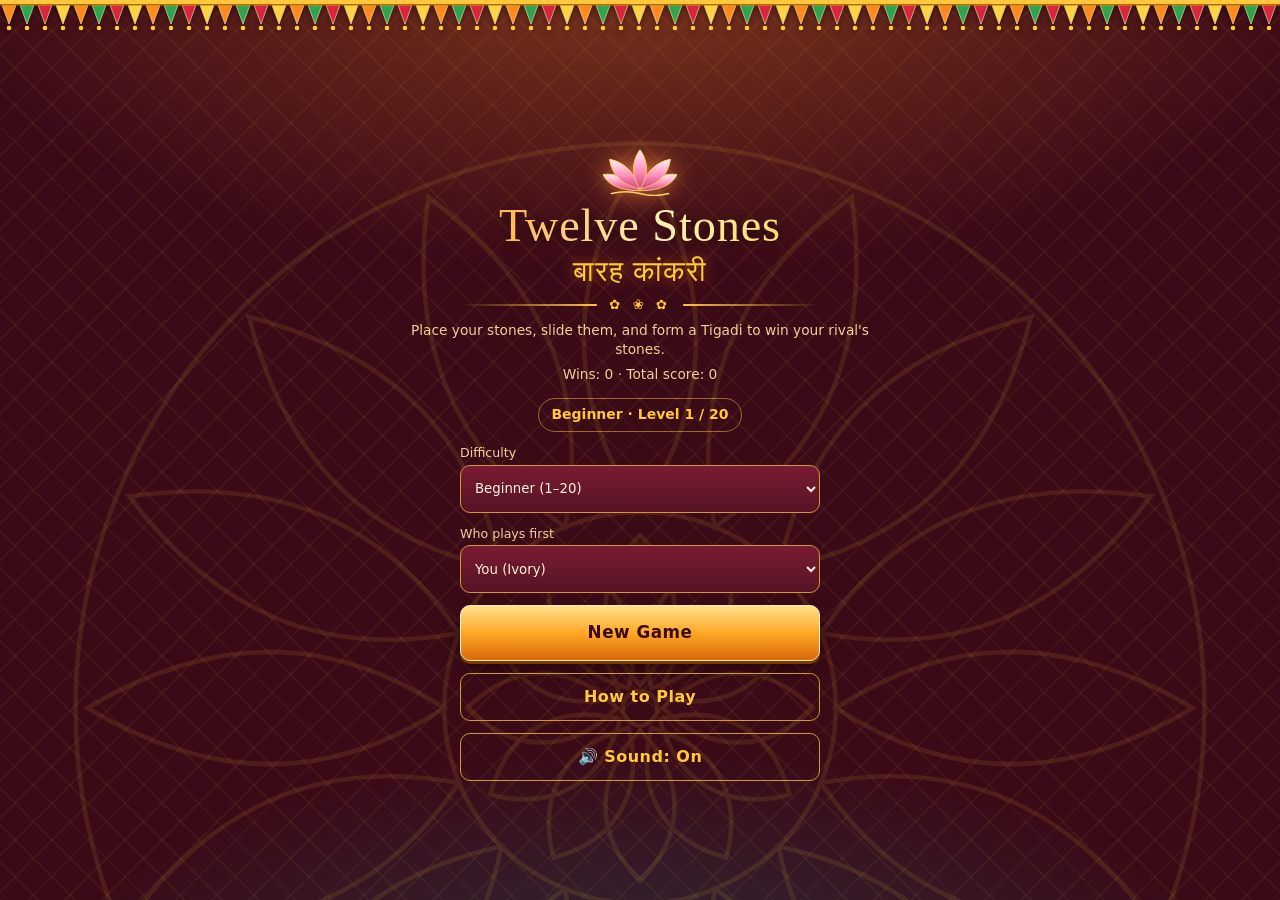
<file: index.html>
<!doctype html><html lang="en"><head><meta charset=utf8><script src="https://www.youtube.com/game_api/v1"></script><title>Twelve Stones</title><meta name=viewport content="width=device-width,initial-scale=1,viewport-fit=cover"><link rel="stylesheet" href="style.css"></head><body data-screen="menu">
  <link rel="icon" type="image/svg+xml" href="assets/icon.svg">
  <link rel="apple-touch-icon" href="assets/icon.png">
  <link rel="icon" type="image/png" href="assets/icon.png">
<style>
/* Layout: the game fills the viewport and re-flows without restarting. Narrow or tall screens stack title, scores, board and controls. Wide screens put the info column beside the board. The board is a vector SVG that scales to whatever room is left, centered with letterbox or pillarbox space. */
:root {
  --bg: #3b0a17;
  --board-a: #11818b;
  --board-b: #05303a;
  --line: #ffb627;
  --ink: #fff3dc;
  --muted: #f2cf9c;
  --panel: #561324;
  --border: #d49a32;
  --gold: #ffc83d;
  --gold-deep: #b36a00;
  --accent: #ffd166;
  --on-accent: #3b0a17;
  --danger: #ff6f5e;
  --light-a: #ffffff;
  --light-b: #e3d6b8;
  --dark-a: #ff8a5c;
  --dark-b: #7a0e08;
  --font-display: Georgia, 'Noto Serif Devanagari', 'Nirmala UI', serif;
  --font-body: system-ui, -apple-system, 'Segoe UI', 'Noto Sans Devanagari', 'Nirmala UI', sans-serif;
}
body {
  position: relative;
  background:
    radial-gradient(ellipse 80% 50% at 50% -5%, rgba(255,140,40,0.35), transparent 70%),
    radial-gradient(ellipse 70% 45% at 50% 115%, rgba(14,120,130,0.35), transparent 70%),
    repeating-linear-gradient(45deg, rgba(255,200,61,0.05) 0 2px, transparent 2px 26px),
    repeating-linear-gradient(-45deg, rgba(255,200,61,0.05) 0 2px, transparent 2px 26px),
    var(--bg);
  color: var(--ink);
  font: 16px/1.4 var(--font-body);
}
.toran { position: fixed; top: env(safe-area-inset-top, 0px); left: 0; width: 100%; height: 32px; z-index: 2; pointer-events: none; filter: drop-shadow(0 3px 3px rgba(0,0,0,0.4)); }
.mandalaBg { position: fixed; left: 50%; bottom: -30vmax; width: 90vmax; height: 90vmax; margin-left: -45vmax; opacity: 0.10; pointer-events: none; z-index: 0; animation: spin 160s linear infinite; }
@keyframes spin { to { transform: rotate(360deg); } }
.sparks { position: fixed; inset: 0; overflow: hidden; pointer-events: none; z-index: 0; }
.sp { position: absolute; bottom: -10px; width: 4px; height: 4px; border-radius: 50%; background: #ffe39a; box-shadow: 0 0 8px 2px rgba(255,140,30,0.85); opacity: 0; animation: rise linear infinite; }
@keyframes rise { 0% { transform: translateY(0) scale(0.6); opacity: 0; } 15% { opacity: 0.9; } 100% { transform: translateY(-105vh) scale(1.2); opacity: 0; } }

/* App shell: fills the viewport. Portrait and square screens stack everything. */
.app { position: fixed; left: 0; right: 0; top: 0; bottom: 0; margin-inline: auto; box-sizing: border-box; z-index: 1; max-width: 820px;
  padding: calc(env(safe-area-inset-top, 0px) + 38px) max(12px, env(safe-area-inset-right, 0px)) max(10px, env(safe-area-inset-bottom, 0px)) max(12px, env(safe-area-inset-left, 0px));
  display: grid; gap: clamp(6px, 1.5vmin, 14px);
  grid-template-columns: minmax(0, 1fr);
  grid-template-rows: auto auto auto minmax(0, 1fr) auto;
  grid-template-areas: "head" "bar" "status" "board" "ctl"; }
.side { display: contents; }
header { grid-area: head; text-align: center; }
.bar { grid-area: bar; }
.status { grid-area: status; }
.boardwrap { grid-area: board; min-width: 0; min-height: 0; display: flex; align-items: center; justify-content: center; }
.controls { grid-area: ctl; }

/* Wide screens: info column beside the board, the pair centered in the viewport. */
@media (min-aspect-ratio: 11/10) {
  .app { max-width: calc((100dvh - 64px) * 1.238 + 340px + 70px);
    grid-template-columns: minmax(250px, 340px) minmax(0, 1fr);
    grid-template-rows: minmax(0, 1fr);
    grid-template-areas: "side board"; column-gap: clamp(10px, 2.5vmin, 28px); }
  .side { display: flex; flex-direction: column; justify-content: center; gap: clamp(6px, 1.6vmin, 14px); grid-area: side; min-height: 0; overflow-y: auto; overflow-x: hidden; padding: 2px; scrollbar-width: thin; }
  header, .bar, .status, .controls { grid-area: auto; }
  .controls { justify-content: flex-start; }
}
/* Short screens: trim decoration so everything still fits. */
@media (max-height: 640px) { .sub:not(#stats), .orn { display: none; } .lotus { display: none; } }
@media (max-height: 460px) { .hi { display: none; } .score { padding: 6px 10px; } .status { min-height: 0; font-size: 0.95rem; } }

.lotus { width: clamp(46px, 10vmin, 76px); height: auto; aspect-ratio: 80 / 52; display: block; margin: 0 auto; filter: drop-shadow(0 0 12px rgba(255,140,60,0.75)); animation: float 4s ease-in-out infinite; }
@keyframes float { 50% { transform: translateY(-5px); } }
h1 { font-family: var(--font-display); font-weight: 400; font-size: clamp(1.7rem, 6.5vmin, 3.3rem); line-height: 1.12; margin: 4px 0 0; text-wrap: balance; letter-spacing: 0.02em;
  background: linear-gradient(100deg, #ff8c1a 0%, #fff0b3 25%, #ffc83d 45%, #ff7a18 65%, #fff0b3 85%, #ff8c1a 100%); background-size: 220% 100%;
  -webkit-background-clip: text; background-clip: text; color: transparent; animation: shimmer 6s linear infinite; filter: drop-shadow(0 2px 6px rgba(0,0,0,0.55)); }
@keyframes shimmer { to { background-position: -220% 0; } }
.hi { font-family: 'Noto Serif Devanagari', 'Nirmala UI', serif; font-size: clamp(1.2rem, 4.6vmin, 2.1rem); line-height: 1.3; color: var(--gold); letter-spacing: 0.04em; text-shadow: 0 0 14px rgba(255,140,30,0.6), 0 2px 4px rgba(0,0,0,0.5); }
.orn { display: flex; align-items: center; gap: 12px; justify-content: center; margin: 6px auto 0; max-width: 360px; color: var(--gold); letter-spacing: 0.3em; font-size: 0.95rem; }
.orn::before, .orn::after { content: ''; flex: 1; height: 2px; background: linear-gradient(90deg, transparent, var(--gold)); border-radius: 2px; }
.orn::after { background: linear-gradient(270deg, transparent, var(--gold)); }
.sub { margin: 6px 0 0; color: var(--muted); font-size: 0.98rem; }
.bar { display: flex; gap: 10px; flex-wrap: wrap; }
.score { position: relative; flex: 1 1 150px; min-width: 0; display: grid; grid-template-columns: auto 1fr auto; column-gap: 10px; align-items: center; padding: 8px 14px; background: linear-gradient(160deg, #7a1b32 0%, var(--panel) 60%, #36091a 100%); border: 1px solid var(--border); border-radius: 14px;
  box-shadow: inset 0 1px 0 rgba(255,225,150,0.3), inset 0 0 0 3px rgba(0,0,0,0.22), inset 0 0 0 4px rgba(255,200,61,0.25), 0 6px 18px rgba(0,0,0,0.45); transition: box-shadow 0.3s, border-color 0.3s, transform 0.3s; }
.score.turn { border-color: #fff0b3; transform: translateY(-2px); animation: glow 1.8s ease-in-out infinite; }
@keyframes glow { 50% { box-shadow: inset 0 1px 0 rgba(255,225,150,0.4), inset 0 0 0 3px rgba(0,0,0,0.2), 0 0 26px rgba(255,150,40,0.8); } }
.score .name { font-weight: 700; line-height: 1.2; letter-spacing: 0.02em; }
.score .hand { grid-column: 2; font-size: 0.84rem; color: var(--muted); line-height: 1.2; }
.score b { grid-column: 3; grid-row: 1 / span 2; font-size: 1.7rem; font-variant-numeric: tabular-nums; color: var(--gold); text-shadow: 0 0 10px rgba(255,150,40,0.6); }
.dot { grid-row: 1 / span 2; width: 24px; height: 24px; border-radius: 50%; box-shadow: 0 0 0 2px var(--gold), 0 0 12px rgba(255,170,50,0.5); }
.dot.p { background: radial-gradient(circle at 35% 30%, var(--light-a), var(--light-b)); }
.dot.c { background: radial-gradient(circle at 35% 30%, var(--dark-a), var(--dark-b)); }
.status { margin: 0; display: flex; align-items: center; justify-content: center; text-align: center; font-size: 1.02rem; min-height: 2.9em; padding: 4px 12px; text-wrap: pretty;
  background: linear-gradient(90deg, transparent, rgba(0,0,0,0.32) 15%, rgba(0,0,0,0.32) 85%, transparent); border-top: 1px solid rgba(255,200,61,0.4); border-bottom: 1px solid rgba(255,200,61,0.4); }
.status strong { font-weight: 700; color: var(--gold); text-shadow: 0 0 8px rgba(255,150,40,0.5); }
svg#board { display: block; width: 100%; height: 100%; max-width: 100%; max-height: 100%; touch-action: manipulation; user-select: none; -webkit-user-select: none; -webkit-tap-highlight-color: transparent; filter: drop-shadow(0 10px 22px rgba(0,0,0,0.6)); }
#lines { filter: drop-shadow(0 0 3px rgba(255,182,39,0.65)); }
.peb { transition: transform 0.38s cubic-bezier(0.3, 0.8, 0.3, 1), opacity 0.3s; pointer-events: none; }
.peb.ivory { filter: drop-shadow(0 0 5px rgba(255,244,220,0.55)); }
.peb.sindoor { filter: drop-shadow(0 0 6px rgba(255,90,40,0.7)); }
.peb .in { transform-box: fill-box; transform-origin: center; animation: pop 0.3s ease-out; }
.peb.gone { opacity: 0; }
.peb.gone .in { animation: vanish 0.4s ease-in forwards; }
@keyframes pop { from { transform: scale(0.3); opacity: 0; } 70% { transform: scale(1.12); } }
@keyframes vanish { to { transform: scale(1.7) rotate(45deg); opacity: 0; } }
.peb .shadow { fill: #000; opacity: 0.45; }
.peb .shine { fill: #fff; opacity: 0.5; }
.peb .rim { fill: none; stroke: #ffc83d; stroke-width: 2; }
.fx { fill: none; stroke: #fff0b3; stroke-width: 3; transform-box: fill-box; transform-origin: center; animation: burst 0.65s ease-out both; pointer-events: none; }
.fx.d2 { stroke: #ff8c1a; animation-delay: 0.12s; }
@keyframes burst { from { transform: scale(0.3); opacity: 1; } to { transform: scale(2.8); opacity: 0; } }
.hit { fill: transparent; cursor: pointer; outline: none; }
.hit:focus-visible { stroke: #fff; stroke-width: 3; stroke-dasharray: 6 4; }
.dest { fill: var(--accent); opacity: 0.95; pointer-events: none; filter: drop-shadow(0 0 6px #ff9a1a); transform-box: fill-box; transform-origin: center; animation: beat 1.1s ease-in-out infinite; }
@keyframes beat { 50% { transform: scale(1.35); } }
.ring { fill: none; stroke: var(--accent); stroke-width: 4; pointer-events: none; filter: drop-shadow(0 0 6px #ff9a1a); }
.ring.danger { stroke: var(--danger); filter: drop-shadow(0 0 7px var(--danger)); }
.ring.pulse { animation: pulse 1.2s ease-in-out infinite; }
@keyframes pulse { 50% { opacity: 0.3; } }
.controls { display: flex; flex-wrap: wrap; gap: 8px 12px; align-items: end; justify-content: center; }
.controls label { display: flex; flex-direction: column; gap: 3px; font-size: 0.82rem; color: var(--muted); }
select { font: inherit; font-size: 0.95rem; color: var(--ink); background: linear-gradient(180deg, #7a1b32, var(--panel)); border: 1px solid var(--border); border-radius: 10px; padding: 6px 10px; min-height: 40px; }
button { font: inherit; font-weight: 700; letter-spacing: 0.03em; cursor: pointer; color: var(--on-accent); background: linear-gradient(180deg, #ffe08a 0%, #ffa726 50%, #d9690a 100%); border: 1px solid #fff0b3; border-radius: 10px; padding: 6px 18px; min-height: 40px; box-shadow: 0 3px 0 #7a3a00, 0 8px 16px rgba(0,0,0,0.4); transition: transform 0.12s, box-shadow 0.12s; }
button:hover { transform: translateY(-1px); }
button:active { transform: translateY(2px); box-shadow: 0 1px 0 #7a3a00, 0 3px 8px rgba(0,0,0,0.4); }
button.ghost { color: var(--gold); background: transparent; border-color: var(--border); box-shadow: none; }
button:focus-visible, select:focus-visible { outline: 3px solid var(--accent); outline-offset: 2px; }

.lvlbadge { font-weight: 700; color: #ffc83d; padding: 6px 12px; border: 1px solid rgba(255,200,61,.5); border-radius: 999px; font-size: 14px; }
.isPaused *, .isPaused { animation-play-state: paused !important; }
/* Dialogs (rules and end of match). Native <dialog>: Esc closes them. */
dialog { box-sizing: border-box; width: min(580px, 94vw); max-height: min(88dvh, 760px); overflow-y: auto; margin: auto; padding: 16px 20px 18px; color: var(--ink); font: 1rem/1.5 var(--font-body);
  background: linear-gradient(160deg, #7a1b32 0%, var(--panel) 60%, #36091a 100%); border: 2px solid var(--border); border-radius: 16px; box-shadow: inset 0 0 0 3px rgba(0,0,0,0.2), 0 20px 60px rgba(0,0,0,0.7); }
dialog::backdrop { background: rgba(20, 4, 10, 0.72); backdrop-filter: blur(3px); }
dialog h2 { margin: 0 0 6px; font-family: var(--font-display); font-weight: 400; font-size: 1.6rem; line-height: 1.2; color: var(--gold); text-shadow: 0 0 12px rgba(255,140,30,0.5); }
dialog ul { margin: 10px 0 2px; padding-left: 1.4em; display: flex; flex-direction: column; gap: 8px; }
dialog li::marker { color: var(--gold); content: '\273F  '; }
dialog strong { color: var(--gold); }
dialog ul[lang="hi"] { line-height: 1.65; }
.lang { display: flex; gap: 8px; margin-top: 8px; }
.lang button { font-size: 0.92rem; padding: 4px 16px; min-height: 36px; color: var(--gold); background: transparent; border: 1px solid var(--border); box-shadow: none; }
.lang button:hover, .lang button:active { transform: none; box-shadow: none; }
.lang button[aria-pressed="true"] { color: var(--on-accent); background: linear-gradient(180deg, #ffe08a, #ffa726 60%, #d9690a); border-color: #fff0b3; }
.dlgBtns { display: flex; flex-wrap: wrap; gap: 10px; justify-content: flex-end; margin-top: 16px; }
.conf { position: fixed; top: -16px; width: 10px; height: 14px; z-index: 50; pointer-events: none; animation: fall linear both; }
@keyframes fall { to { transform: translateY(110vh) rotate(720deg); } }
/* Clap / sad reaction emoji shown over the board. */
.reaction { position: fixed; left: 50%; top: 42%; font-size: clamp(64px, 18vmin, 140px); z-index: 60; pointer-events: none; animation: react 1.2s ease-out both; }
@keyframes react { from { transform: translate(-50%,-30%) scale(0.3); opacity: 0; } 25% { transform: translate(-50%,-50%) scale(1.2); opacity: 1; } to { transform: translate(-50%,-90%) scale(1); opacity: 0; } }
@media (prefers-reduced-motion: reduce) {
  .peb { transition: none; }
  .peb .in, .peb.gone .in, .fx, .dest, .ring.pulse, .score.turn, .lotus, h1, .sp, .mandalaBg { animation: none; }
  .conf, .sparks { display: none; }
  .reaction { animation: none; transform: translate(-50%,-50%); }
}

/* ===== Two screens: "menu" (title, settings, New Game) and "game" (board + tiny buttons) ===== */
.mini { display: none; gap: 8px; justify-content: flex-end; align-items: center; min-width: 0; }
.mini button { flex: none; width: 40px; height: 40px; min-height: 0; padding: 0; font-size: 1.15rem; line-height: 1; border-radius: 50%; display: grid; place-items: center; }

/* Menu screen */
body[data-screen="menu"] .boardwrap,
body[data-screen="menu"] .bar,
body[data-screen="menu"] .status,
body[data-screen="menu"] .mini { display: none; }
body[data-screen="menu"] .app { max-width: 520px; grid-template-columns: minmax(0, 1fr); grid-template-rows: minmax(0, 1fr); grid-template-areas: "side"; }
body[data-screen="menu"] .side { display: flex; flex-direction: column; grid-area: side; gap: 14px; min-height: 0; overflow-y: auto; overflow-x: hidden; padding: 2px; }
body[data-screen="menu"] .side > :first-child { margin-top: auto; }
body[data-screen="menu"] .side > :last-child { margin-bottom: auto; }
body[data-screen="menu"] .controls { flex-direction: column; flex-wrap: nowrap; align-items: stretch; justify-content: flex-start; gap: 12px; width: min(360px, 100%); margin-inline: auto; }
body[data-screen="menu"] .controls label { font-size: 0.9rem; }
body[data-screen="menu"] .controls select,
body[data-screen="menu"] .controls button { width: 100%; min-height: 48px; }
body[data-screen="menu"] .lvlbadge { align-self: center; }
body[data-screen="menu"] #new { min-height: 56px; font-size: 1.2rem; }

/* Game screen: only scores, status, board and three small buttons */
body[data-screen="game"] header,
body[data-screen="game"] .controls { display: none; }
body[data-screen="game"] .mini { display: flex; }
body[data-screen="game"] .score { padding: 6px 10px; }
body[data-screen="game"] .dot { width: 18px; height: 18px; }
body[data-screen="game"] .score b { font-size: 1.4rem; }
body[data-screen="game"] .status { min-height: 2.2em; font-size: 0.95rem; }
@media not all and (min-aspect-ratio: 11/10) {
  body[data-screen="game"] .app { grid-template-rows: auto auto auto minmax(0, 1fr); grid-template-areas: "mini" "bar" "status" "board"; }
  body[data-screen="game"] .mini { grid-area: mini; }
  body[data-screen="game"] .bar { flex-wrap: nowrap; gap: 8px; }
  body[data-screen="game"] .score { flex: 1 1 0; column-gap: 8px; }
  body[data-screen="game"] .score .name { font-size: 0.85rem; }
}
@media (min-aspect-ratio: 11/10) { body[data-screen="game"] .mini { margin-bottom: 4px; } }

/* ===== Level pill (game screen) ===== */
.lvlpill { flex: 1 1 auto; min-width: 0; padding: 7px 12px; border: 1px solid rgba(255,200,61,0.55); border-radius: 999px; font-weight: 700; font-size: 0.85rem; color: var(--gold); white-space: nowrap; overflow: hidden; text-overflow: ellipsis;
  background: linear-gradient(90deg, rgba(255,200,61,0.38) var(--p, 0%), rgba(0,0,0,0.28) var(--p, 0%)); transition: background 0.5s; }

/* ===== Stones: drop in, slide, glow inside a Tigadi, vanish when captured ===== */
.peb .in { animation: none; transform-box: fill-box; transform-origin: center; }
.peb .in.drop { animation: drop 0.5s cubic-bezier(0.3, 0.9, 0.3, 1) both; }
.peb .in.slide { animation: slide 0.4s cubic-bezier(0.3, 0.8, 0.3, 1) both; }
@keyframes drop { 0% { transform: scale(2); opacity: 0; } 55% { transform: scale(0.88); opacity: 1; } 78% { transform: scale(1.1); } 100% { transform: scale(1); } }
@keyframes slide { from { transform: translate(var(--fx, 0px), var(--fy, 0px)); } }
.peb .rim { opacity: 0; transition: opacity 0.3s; }
.peb.mill .rim { opacity: 1; animation: rimglow 1.6s ease-in-out infinite; }
@keyframes rimglow { 50% { stroke: #fff6c8; stroke-width: 3.5; opacity: 0.6; } }
.peb.ghost .in { animation: vanish 0.55s ease-in forwards; transform-box: fill-box; transform-origin: center; }
.peb.ghost { opacity: 1; }
.spark { fill: #ffd166; animation: sparkfly 0.65s ease-out both; filter: drop-shadow(0 0 4px #ff8c1a); }
@keyframes sparkfly { to { transform: translate(var(--dx), var(--dy)) scale(0.2); opacity: 0; } }
.mflash { fill: none; stroke: #fff6c8; stroke-width: 7; stroke-linecap: round; stroke-dasharray: 1; filter: drop-shadow(0 0 6px #ff9a1a) drop-shadow(0 0 14px #ff7a18); animation: mdraw 1.4s ease-out both; }
@keyframes mdraw { 0% { stroke-dashoffset: 1; opacity: 1; } 35% { stroke-dashoffset: 0; opacity: 1; } 100% { stroke-dashoffset: 0; opacity: 0; } }
.dest.dim { opacity: 0.6; animation: none; }
.score b.bump { animation: bump 0.45s ease-out; }
@keyframes bump { 40% { transform: scale(1.55); color: #fff; } }

/* ===== Banner, screen change, menu entrance ===== */
.banner { position: fixed; left: 50%; top: 22%; z-index: 60; pointer-events: none; white-space: nowrap; font-family: var(--font-display); font-size: clamp(1.8rem, 9vmin, 3.4rem); color: #fff0b3; text-shadow: 0 0 18px #ff8c1a, 0 3px 6px rgba(0,0,0,0.7); animation: banner 1.4s ease-out both; }
@keyframes banner { 0% { transform: translate(-50%, 12px) scale(0.4); opacity: 0; } 20% { transform: translate(-50%, 0) scale(1.15); opacity: 1; } 70% { transform: translate(-50%, -6px) scale(1); opacity: 1; } 100% { transform: translate(-50%, -30px) scale(1); opacity: 0; } }
.app.swap { animation: swap 0.4s ease-out; }
@keyframes swap { from { opacity: 0; transform: translateY(10px) scale(0.98); } }
@keyframes menuIn { from { opacity: 0; transform: translateY(18px); } }
@keyframes newGlow { 50% { box-shadow: 0 3px 0 #7a3a00, 0 0 28px rgba(255,170,40,0.95); } }
body[data-screen="menu"] header { animation: menuIn 0.6s both; }
body[data-screen="menu"] .controls > * { animation: menuIn 0.5s both; }
body[data-screen="menu"] .controls > :nth-child(1) { animation-delay: 0.1s; }
body[data-screen="menu"] .controls > :nth-child(2) { animation-delay: 0.18s; }
body[data-screen="menu"] .controls > :nth-child(3) { animation-delay: 0.26s; }
body[data-screen="menu"] .controls > :nth-child(4) { animation: menuIn 0.5s 0.34s both, newGlow 2s 1s ease-in-out infinite; }
body[data-screen="menu"] .controls > :nth-child(5) { animation-delay: 0.42s; }
body[data-screen="menu"] .controls > :nth-child(6) { animation-delay: 0.5s; }
.mini button:hover { transform: scale(1.1) rotate(-6deg); }
@media (prefers-reduced-motion: reduce) {
  .peb .in.drop, .peb .in.slide, .peb.mill .rim, .mflash, .spark, .banner, .app.swap, header, .controls > *, .score b.bump { animation: none !important; }
}
@media not all and (min-aspect-ratio: 11/10) {
  body[data-screen="game"] .app { padding-left: max(6px, env(safe-area-inset-left, 0px)); padding-right: max(6px, env(safe-area-inset-right, 0px)); }
}
</style>

<svg class="toran" aria-hidden="true" preserveAspectRatio="none">
  <defs>
    <pattern id="tor" width="72" height="32" patternUnits="userSpaceOnUse">
      <path d="M2 5 L16 5 L9 24 Z" fill="#ff8c1a" stroke="#fff0b3" stroke-width="0.6"/>
      <path d="M20 5 L34 5 L27 24 Z" fill="#2ea44f" stroke="#fff0b3" stroke-width="0.6"/>
      <path d="M38 5 L52 5 L45 24 Z" fill="#d7263d" stroke="#fff0b3" stroke-width="0.6"/>
      <path d="M56 5 L70 5 L63 24 Z" fill="#ffd23f" stroke="#fff0b3" stroke-width="0.6"/>
      <circle cx="9" cy="28" r="2.3" fill="#ffc83d"/><circle cx="27" cy="28" r="2.3" fill="#ffc83d"/><circle cx="45" cy="28" r="2.3" fill="#ffc83d"/><circle cx="63" cy="28" r="2.3" fill="#ffc83d"/>
    </pattern>
  </defs>
  <rect width="100%" height="32" fill="url(#tor)"/>
  <rect width="100%" height="4" fill="#ffc83d"/>
  <rect width="100%" height="1.5" y="4" fill="#b36a00"/>
</svg>

<div class="mandalaBg" id="mandalaBg" aria-hidden="true"></div>
<div class="sparks" id="sparks" aria-hidden="true"></div>

<main class="app">
  <div class="side">
    <header>
      <svg class="lotus" viewBox="0 0 80 52" aria-hidden="true">
        <defs><linearGradient id="lp" x1="0" y1="0" x2="0" y2="1"><stop offset="0" stop-color="#fff0f5"/><stop offset="0.55" stop-color="#ff8fb8"/><stop offset="1" stop-color="#d63f7a"/></linearGradient></defs>
        <path d="M40 46 C20 46 6 40 1 29 C16 27 31 34 40 46Z" fill="url(#lp)" stroke="#ffd166" stroke-width="1"/>
        <path d="M40 46 C60 46 74 40 79 29 C64 27 49 34 40 46Z" fill="url(#lp)" stroke="#ffd166" stroke-width="1"/>
        <path d="M40 44 C22 41 10 29 8 13 C22 15 34 26 40 44Z" fill="url(#lp)" stroke="#ffd166" stroke-width="1"/>
        <path d="M40 44 C58 41 70 29 72 13 C58 15 46 26 40 44Z" fill="url(#lp)" stroke="#ffd166" stroke-width="1"/>
        <path d="M40 3 C49 15 49 31 40 44 C31 31 31 15 40 3Z" fill="url(#lp)" stroke="#ffd166" stroke-width="1"/>
        <path d="M10 49 Q25 45 40 49 T70 49" fill="none" stroke="#ffd166" stroke-width="1.6" stroke-linecap="round"/>
      </svg>
      <h1>Twelve Stones</h1>
      <div class="hi" lang="hi">बारह कांकरी</div>
      <div class="orn" aria-hidden="true">&#10047; &#10048; &#10047;</div>
      <p class="sub">Place your stones, slide them, and form a Tigadi to win your rival's stones.</p>
      <p class="sub" id="stats"></p>
    </header>

    <div class="bar">
      <div class="score" id="card1"><span class="dot p"></span><span class="name" id="n1">You · Ivory</span><span class="hand" id="h1"></span><b id="s1">12</b></div>
      <div class="score" id="card2"><span class="dot c"></span><span class="name" id="n2">Computer · Sindoor</span><span class="hand" id="h2"></span><b id="s2">12</b></div>
    </div>

    <p class="status" id="status" aria-live="polite"></p>

    <div class="mini" role="group" aria-label="Level and game buttons">
      <span class="lvlpill" id="lvl2" aria-live="polite"></span>
      <button type="button" id="restart" class="ghost" title="Restart" aria-label="Restart game">&#8635;</button>
      <button type="button" id="home" class="ghost" title="Home" aria-label="Home">&#127968;</button>
      <button type="button" id="mute2" class="ghost" title="Sound" aria-label="Sound on or off">&#128263;</button>
    </div>

    <div class="controls">
      <span class="lvlbadge" id="lvl"></span>
      <label for="diff">Difficulty
        <select id="diff">
          <option value="0" selected>Beginner (1–20)</option>
          <option value="1">Novice (21–40)</option>
          <option value="2">Skilled (41–60)</option>
          <option value="3">Master (61–80)</option>
          <option value="4">Maharaja (81–100)</option>
        </select>
      </label>
      <label for="first">Who plays first
        <select id="first">
          <option value="1" selected>You (Ivory)</option>
          <option value="2">Computer (Ivory)</option>
        </select>
      </label>
      <button id="new" type="button">New Game</button>
      <button id="rulesBtn" type="button" class="ghost">How to Play</button>
      <button id="mute" type="button" class="ghost" aria-pressed="false">🔊 Sound: On</button>
    </div>
  </div>

  <div class="boardwrap">
    <svg id="board" viewBox="0 0 520 420" preserveAspectRatio="xMidYMid meet" role="group" aria-label="Twelve Stones board. Use the arrow keys to move between points, Enter or Space to choose."></svg>
  </div>
</main>

<dialog id="dlgRules" aria-labelledby="rulesTitle">
  <h2 id="rulesTitle">How to Play &middot; <span lang="hi">कैसे खेलें</span></h2>
  <div class="lang" role="group" aria-label="Rules language">
    <button type="button" id="langEn" aria-pressed="true">English</button>
    <button type="button" id="langHi" aria-pressed="false" lang="hi">हिन्दी</button>
  </div>
  <ul lang="hi" id="rulesHi" hidden>
    <li><strong>बिसात।</strong> तीन एक-दूसरे के भीतर बने वर्गों पर कुल 24 बिंदु हैं। बाहरी वर्ग से भीतरी वर्ग तक आठ रास्ते जाते हैं: चार हर भुजा के बीच से और चार कोनों से होकर। कोनों वाले रास्ते भी गिने जाते हैं।</li>
    <li><strong>रखने का चरण।</strong> खेल की शुरुआत सफ़ेद (Ivory) कांकरियाँ करती हैं। बारी-बारी से हर खिलाड़ी किसी भी खाली बिंदु पर एक कांकरी रखता है, जब तक दोनों की सभी 12 कांकरियाँ रख न दी जाएँ। इस चरण में कोई कांकरी सरकाई नहीं जा सकती।</li>
    <li><strong>चलने का चरण।</strong> सब कांकरियाँ रखी जाने के बाद, हर बारी में आप एक कांकरी को रेखा के साथ पास के खाली बिंदु पर सरकाते हैं। कांकरी कभी दूसरी कांकरी के ऊपर से कूदती नहीं। चाल संभव हो तो चलना ज़रूरी है; कोई चाल न हो तो आपकी बारी छोड़ दी जाती है।</li>
    <li><strong>तिगड़ी।</strong> एक ही रेखा पर अपनी तीन कांकरियाँ एक कतार में आ जाएँ तो वह तिगड़ी कहलाती है। जिस क्षण आप तिगड़ी पूरी करते हैं, चाहे कांकरी रखते हुए या चलते हुए, आप विरोधी की एक कांकरी उठा लेते हैं। एक साथ दो तिगड़ियाँ बनें तो आप विरोधी की दो कांकरियाँ उठाते हैं।</li>
    <li><strong>तिगड़ी की सुरक्षा।</strong> तिगड़ी में खड़ी कांकरी हमेशा सुरक्षित रहती है। यदि विरोधी की सभी कांकरियाँ तिगड़ी के भीतर हों, तो तिगड़ी बनाने पर भी कोई कांकरी नहीं उठती। दोबारा कांकरी जीतने के लिए अपनी तिगड़ी तोड़ें और अगली बारियों में उसे फिर बनाएँ।</li>
    <li><strong>जीत और बराबरी।</strong> जो अपने विरोधी को सिर्फ़ दो कांकरियों तक पहुँचा दे, हाथ में बची कांकरियों समेत गिनकर, वही जीतता है। यदि वही स्थिति, उसी खिलाड़ी की बारी के साथ, तीन बार दोहराई जाए, या सब कांकरियाँ रखे जाने के बाद 100 बारियों तक कोई कांकरी न उठाई जाए, तो खेल बराबरी पर छूटता है।</li>
    <li><strong>कीबोर्ड।</strong> तीर वाली कुंजियों से बिंदुओं के बीच जाएँ, Enter या Space से चुनें, और Esc से यह खिड़की बंद करें।</li>
  </ul>
  <ul lang="en" id="rulesEn">
    <li><strong>The board.</strong> Three nested squares hold 24 points. Eight paths join the outer square to the inner one: four cross the middle of each side and four run through the corners. Corner paths count as lines too.</li>
    <li><strong>Placing.</strong> Ivory stones play first. Taking turns, each player sets one stone on any empty point until both have laid all 12. No stone may be moved during this stage.</li>
    <li><strong>Moving.</strong> Once every stone is down, you slide one stone per turn along a line to a neighbouring empty point. Stones never jump over others. If a move is available you must take it; if none is, your turn is skipped.</li>
    <li><strong>The Tigadi.</strong> Three of your stones in a row on one line make a Tigadi. The moment you complete one, whether placing or moving, you pick up one enemy stone. Closing two lines at once wins two stones.</li>
    <li><strong>Tigadi protection.</strong> A stone inside a Tigadi is always safe. If every stone your rival owns is inside a Tigadi, completing a Tigadi captures nothing. Break your line and close it again on a later turn to capture once more.</li>
    <li><strong>Winning and draws.</strong> Reduce your opponent to just two stones, counting any still in hand, and you win. The game is a draw if the same position appears three times with the same player to move, or if 100 turns pass without a capture after all stones are placed.</li>
    <li><strong>Keyboard.</strong> Arrow keys move between points, Enter or Space chooses, and Esc closes this window.</li>
  </ul>
  <div class="dlgBtns"><button type="button" id="rulesBack">Back to Game</button></div>
</dialog>

<dialog id="dlgOver" aria-labelledby="overTitle">
  <h2 id="overTitle"></h2>
  <p id="overText"></p>
  <p>Win to move up a level, or pick a different difficulty. Start a new game any time.</p>
  <div class="dlgBtns">
    <button type="button" id="overView" class="ghost">View Board</button>
    <button type="button" id="overHome" class="ghost">Home</button>
    <button type="button" id="overAgain">Play Again</button>
  </div>
</dialog>

<script src="game.js"></script>

</body></html>
</file>
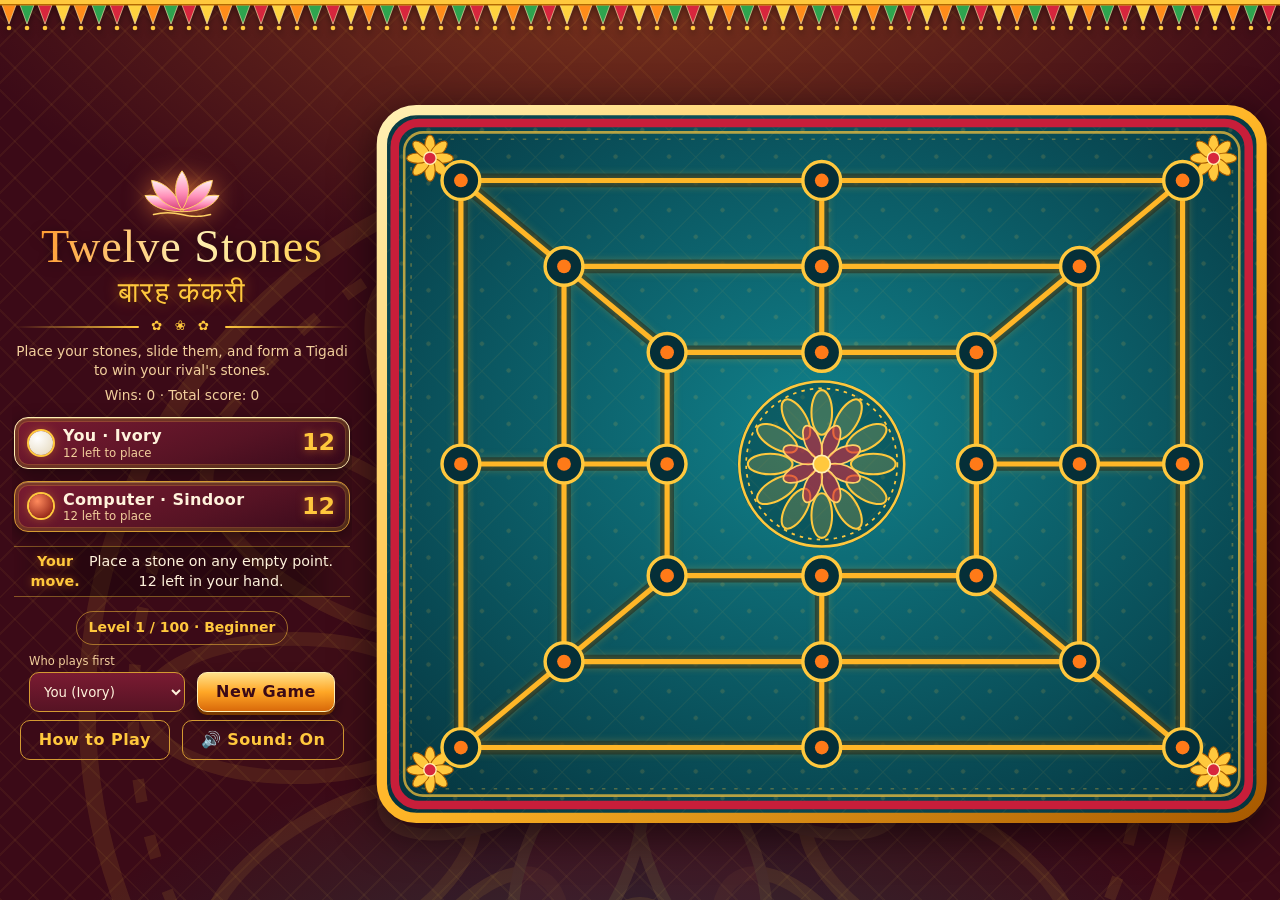
<file: index (6).html>
<!doctype html><html lang="en"><head><meta charset=utf8><script src="https://www.youtube.com/game_api/v1"></script><title>Twelve Stones</title><meta name=viewport content="width=device-width,initial-scale=1,viewport-fit=cover"><style>:root{color-scheme:dark;box-sizing:border-box}html,body{height:100%;margin:0;padding:0;overflow:hidden;overscroll-behavior:none;font:14px -apple-system,BlinkMacSystemFont,sans-serif;background:#3b0a17;color:#fff3dc}img{max-width:100%}[hidden]:not([hidden=until-found i]){display:none!important}</style></head><body>
<style>
/* Layout: the game fills the viewport and re-flows without restarting. Narrow or tall screens stack title, scores, board and controls. Wide screens put the info column beside the board. The board is a vector SVG that scales to whatever room is left, centered with letterbox or pillarbox space. */
:root {
  --bg: #3b0a17;
  --board-a: #11818b;
  --board-b: #05303a;
  --line: #ffb627;
  --ink: #fff3dc;
  --muted: #f2cf9c;
  --panel: #561324;
  --border: #d49a32;
  --gold: #ffc83d;
  --gold-deep: #b36a00;
  --accent: #ffd166;
  --on-accent: #3b0a17;
  --danger: #ff6f5e;
  --light-a: #ffffff;
  --light-b: #e3d6b8;
  --dark-a: #ff8a5c;
  --dark-b: #7a0e08;
  --font-display: Georgia, 'Noto Serif Devanagari', 'Nirmala UI', serif;
  --font-body: system-ui, -apple-system, 'Segoe UI', 'Noto Sans Devanagari', 'Nirmala UI', sans-serif;
}
body {
  position: relative;
  background:
    radial-gradient(ellipse 80% 50% at 50% -5%, rgba(255,140,40,0.35), transparent 70%),
    radial-gradient(ellipse 70% 45% at 50% 115%, rgba(14,120,130,0.35), transparent 70%),
    repeating-linear-gradient(45deg, rgba(255,200,61,0.05) 0 2px, transparent 2px 26px),
    repeating-linear-gradient(-45deg, rgba(255,200,61,0.05) 0 2px, transparent 2px 26px),
    var(--bg);
  color: var(--ink);
  font: 16px/1.4 var(--font-body);
}
.toran { position: fixed; top: env(safe-area-inset-top, 0px); left: 0; width: 100%; height: 32px; z-index: 2; pointer-events: none; filter: drop-shadow(0 3px 3px rgba(0,0,0,0.4)); }
.mandalaBg { position: fixed; left: 50%; bottom: -30vmax; width: 90vmax; height: 90vmax; margin-left: -45vmax; opacity: 0.10; pointer-events: none; z-index: 0; animation: spin 160s linear infinite; }
@keyframes spin { to { transform: rotate(360deg); } }
.sparks { position: fixed; inset: 0; overflow: hidden; pointer-events: none; z-index: 0; }
.sp { position: absolute; bottom: -10px; width: 4px; height: 4px; border-radius: 50%; background: #ffe39a; box-shadow: 0 0 8px 2px rgba(255,140,30,0.85); opacity: 0; animation: rise linear infinite; }
@keyframes rise { 0% { transform: translateY(0) scale(0.6); opacity: 0; } 15% { opacity: 0.9; } 100% { transform: translateY(-105vh) scale(1.2); opacity: 0; } }

/* App shell: fills the viewport. Portrait and square screens stack everything. */
.app { position: fixed; left: 0; right: 0; top: 0; bottom: 0; margin-inline: auto; box-sizing: border-box; z-index: 1; max-width: 820px;
  padding: calc(env(safe-area-inset-top, 0px) + 38px) max(12px, env(safe-area-inset-right, 0px)) max(10px, env(safe-area-inset-bottom, 0px)) max(12px, env(safe-area-inset-left, 0px));
  display: grid; gap: clamp(6px, 1.5vmin, 14px);
  grid-template-columns: minmax(0, 1fr);
  grid-template-rows: auto auto auto minmax(0, 1fr) auto;
  grid-template-areas: "head" "bar" "status" "board" "ctl"; }
.side { display: contents; }
header { grid-area: head; text-align: center; }
.bar { grid-area: bar; }
.status { grid-area: status; }
.boardwrap { grid-area: board; min-width: 0; min-height: 0; display: flex; align-items: center; justify-content: center; }
.controls { grid-area: ctl; }

/* Wide screens: info column beside the board, the pair centered in the viewport. */
@media (min-aspect-ratio: 11/10) {
  .app { max-width: calc((100dvh - 64px) * 1.238 + 340px + 70px);
    grid-template-columns: minmax(250px, 340px) minmax(0, 1fr);
    grid-template-rows: minmax(0, 1fr);
    grid-template-areas: "side board"; column-gap: clamp(10px, 2.5vmin, 28px); }
  .side { display: flex; flex-direction: column; justify-content: center; gap: clamp(6px, 1.6vmin, 14px); grid-area: side; min-height: 0; overflow-y: auto; overflow-x: hidden; padding: 2px; scrollbar-width: thin; }
  header, .bar, .status, .controls { grid-area: auto; }
  .controls { justify-content: flex-start; }
}
/* Short screens: trim decoration so everything still fits. */
@media (max-height: 640px) { .sub, .orn { display: none; } .lotus { display: none; } }
@media (max-height: 460px) { .hi { display: none; } .score { padding: 6px 10px; } .status { min-height: 0; font-size: 0.95rem; } }

.lotus { width: clamp(46px, 10vmin, 76px); height: auto; aspect-ratio: 80 / 52; display: block; margin: 0 auto; filter: drop-shadow(0 0 12px rgba(255,140,60,0.75)); animation: float 4s ease-in-out infinite; }
@keyframes float { 50% { transform: translateY(-5px); } }
h1 { font-family: var(--font-display); font-weight: 400; font-size: clamp(1.7rem, 6.5vmin, 3.3rem); line-height: 1.12; margin: 4px 0 0; text-wrap: balance; letter-spacing: 0.02em;
  background: linear-gradient(100deg, #ff8c1a 0%, #fff0b3 25%, #ffc83d 45%, #ff7a18 65%, #fff0b3 85%, #ff8c1a 100%); background-size: 220% 100%;
  -webkit-background-clip: text; background-clip: text; color: transparent; animation: shimmer 6s linear infinite; filter: drop-shadow(0 2px 6px rgba(0,0,0,0.55)); }
@keyframes shimmer { to { background-position: -220% 0; } }
.hi { font-family: 'Noto Serif Devanagari', 'Nirmala UI', serif; font-size: clamp(1.2rem, 4.6vmin, 2.1rem); line-height: 1.3; color: var(--gold); letter-spacing: 0.04em; text-shadow: 0 0 14px rgba(255,140,30,0.6), 0 2px 4px rgba(0,0,0,0.5); }
.orn { display: flex; align-items: center; gap: 12px; justify-content: center; margin: 6px auto 0; max-width: 360px; color: var(--gold); letter-spacing: 0.3em; font-size: 0.95rem; }
.orn::before, .orn::after { content: ''; flex: 1; height: 2px; background: linear-gradient(90deg, transparent, var(--gold)); border-radius: 2px; }
.orn::after { background: linear-gradient(270deg, transparent, var(--gold)); }
.sub { margin: 6px 0 0; color: var(--muted); font-size: 0.98rem; }
.bar { display: flex; gap: 10px; flex-wrap: wrap; }
.score { position: relative; flex: 1 1 150px; min-width: 0; display: grid; grid-template-columns: auto 1fr auto; column-gap: 10px; align-items: center; padding: 8px 14px; background: linear-gradient(160deg, #7a1b32 0%, var(--panel) 60%, #36091a 100%); border: 1px solid var(--border); border-radius: 14px;
  box-shadow: inset 0 1px 0 rgba(255,225,150,0.3), inset 0 0 0 3px rgba(0,0,0,0.22), inset 0 0 0 4px rgba(255,200,61,0.25), 0 6px 18px rgba(0,0,0,0.45); transition: box-shadow 0.3s, border-color 0.3s, transform 0.3s; }
.score.turn { border-color: #fff0b3; transform: translateY(-2px); animation: glow 1.8s ease-in-out infinite; }
@keyframes glow { 50% { box-shadow: inset 0 1px 0 rgba(255,225,150,0.4), inset 0 0 0 3px rgba(0,0,0,0.2), 0 0 26px rgba(255,150,40,0.8); } }
.score .name { font-weight: 700; line-height: 1.2; letter-spacing: 0.02em; }
.score .hand { grid-column: 2; font-size: 0.84rem; color: var(--muted); line-height: 1.2; }
.score b { grid-column: 3; grid-row: 1 / span 2; font-size: 1.7rem; font-variant-numeric: tabular-nums; color: var(--gold); text-shadow: 0 0 10px rgba(255,150,40,0.6); }
.dot { grid-row: 1 / span 2; width: 24px; height: 24px; border-radius: 50%; box-shadow: 0 0 0 2px var(--gold), 0 0 12px rgba(255,170,50,0.5); }
.dot.p { background: radial-gradient(circle at 35% 30%, var(--light-a), var(--light-b)); }
.dot.c { background: radial-gradient(circle at 35% 30%, var(--dark-a), var(--dark-b)); }
.status { margin: 0; display: flex; align-items: center; justify-content: center; text-align: center; font-size: 1.02rem; min-height: 2.9em; padding: 4px 12px; text-wrap: pretty;
  background: linear-gradient(90deg, transparent, rgba(0,0,0,0.32) 15%, rgba(0,0,0,0.32) 85%, transparent); border-top: 1px solid rgba(255,200,61,0.4); border-bottom: 1px solid rgba(255,200,61,0.4); }
.status strong { font-weight: 700; color: var(--gold); text-shadow: 0 0 8px rgba(255,150,40,0.5); }
svg#board { display: block; width: 100%; height: 100%; max-width: 100%; max-height: 100%; touch-action: manipulation; user-select: none; -webkit-user-select: none; -webkit-tap-highlight-color: transparent; filter: drop-shadow(0 10px 22px rgba(0,0,0,0.6)); }
#lines { filter: drop-shadow(0 0 3px rgba(255,182,39,0.65)); }
.peb { transition: transform 0.38s cubic-bezier(0.3, 0.8, 0.3, 1), opacity 0.3s; pointer-events: none; }
.peb.ivory { filter: drop-shadow(0 0 5px rgba(255,244,220,0.55)); }
.peb.sindoor { filter: drop-shadow(0 0 6px rgba(255,90,40,0.7)); }
.peb .in { transform-box: fill-box; transform-origin: center; animation: pop 0.3s ease-out; }
.peb.gone { opacity: 0; }
.peb.gone .in { animation: vanish 0.4s ease-in forwards; }
@keyframes pop { from { transform: scale(0.3); opacity: 0; } 70% { transform: scale(1.12); } }
@keyframes vanish { to { transform: scale(1.7) rotate(45deg); opacity: 0; } }
.peb .shadow { fill: #000; opacity: 0.45; }
.peb .shine { fill: #fff; opacity: 0.5; }
.peb .rim { fill: none; stroke: #ffc83d; stroke-width: 2; }
.fx { fill: none; stroke: #fff0b3; stroke-width: 3; transform-box: fill-box; transform-origin: center; animation: burst 0.65s ease-out both; pointer-events: none; }
.fx.d2 { stroke: #ff8c1a; animation-delay: 0.12s; }
@keyframes burst { from { transform: scale(0.3); opacity: 1; } to { transform: scale(2.8); opacity: 0; } }
.hit { fill: transparent; cursor: pointer; outline: none; }
.hit:focus-visible { stroke: #fff; stroke-width: 3; stroke-dasharray: 6 4; }
.dest { fill: var(--accent); opacity: 0.95; pointer-events: none; filter: drop-shadow(0 0 6px #ff9a1a); transform-box: fill-box; transform-origin: center; animation: beat 1.1s ease-in-out infinite; }
@keyframes beat { 50% { transform: scale(1.35); } }
.ring { fill: none; stroke: var(--accent); stroke-width: 4; pointer-events: none; filter: drop-shadow(0 0 6px #ff9a1a); }
.ring.danger { stroke: var(--danger); filter: drop-shadow(0 0 7px var(--danger)); }
.ring.pulse { animation: pulse 1.2s ease-in-out infinite; }
@keyframes pulse { 50% { opacity: 0.3; } }
.controls { display: flex; flex-wrap: wrap; gap: 8px 12px; align-items: end; justify-content: center; }
.controls label { display: flex; flex-direction: column; gap: 3px; font-size: 0.82rem; color: var(--muted); }
select { font: inherit; font-size: 0.95rem; color: var(--ink); background: linear-gradient(180deg, #7a1b32, var(--panel)); border: 1px solid var(--border); border-radius: 10px; padding: 6px 10px; min-height: 40px; }
button { font: inherit; font-weight: 700; letter-spacing: 0.03em; cursor: pointer; color: var(--on-accent); background: linear-gradient(180deg, #ffe08a 0%, #ffa726 50%, #d9690a 100%); border: 1px solid #fff0b3; border-radius: 10px; padding: 6px 18px; min-height: 40px; box-shadow: 0 3px 0 #7a3a00, 0 8px 16px rgba(0,0,0,0.4); transition: transform 0.12s, box-shadow 0.12s; }
button:hover { transform: translateY(-1px); }
button:active { transform: translateY(2px); box-shadow: 0 1px 0 #7a3a00, 0 3px 8px rgba(0,0,0,0.4); }
button.ghost { color: var(--gold); background: transparent; border-color: var(--border); box-shadow: none; }
button:focus-visible, select:focus-visible { outline: 3px solid var(--accent); outline-offset: 2px; }

.lvlbadge { font-weight: 700; color: #ffc83d; padding: 6px 12px; border: 1px solid rgba(255,200,61,.5); border-radius: 999px; font-size: 14px; }
.isPaused *, .isPaused { animation-play-state: paused !important; }
/* Dialogs (rules and end of match). Native <dialog>: Esc closes them. */
dialog { box-sizing: border-box; width: min(580px, 94vw); max-height: min(88dvh, 760px); overflow-y: auto; margin: auto; padding: 16px 20px 18px; color: var(--ink); font: 1rem/1.5 var(--font-body);
  background: linear-gradient(160deg, #7a1b32 0%, var(--panel) 60%, #36091a 100%); border: 2px solid var(--border); border-radius: 16px; box-shadow: inset 0 0 0 3px rgba(0,0,0,0.2), 0 20px 60px rgba(0,0,0,0.7); }
dialog::backdrop { background: rgba(20, 4, 10, 0.72); backdrop-filter: blur(3px); }
dialog h2 { margin: 0 0 6px; font-family: var(--font-display); font-weight: 400; font-size: 1.6rem; line-height: 1.2; color: var(--gold); text-shadow: 0 0 12px rgba(255,140,30,0.5); }
dialog ul { margin: 10px 0 2px; padding-left: 1.4em; display: flex; flex-direction: column; gap: 8px; }
dialog li::marker { color: var(--gold); content: '\273F  '; }
dialog strong { color: var(--gold); }
dialog ul[lang="hi"] { line-height: 1.65; }
.lang { display: flex; gap: 8px; margin-top: 8px; }
.lang button { font-size: 0.92rem; padding: 4px 16px; min-height: 36px; color: var(--gold); background: transparent; border: 1px solid var(--border); box-shadow: none; }
.lang button:hover, .lang button:active { transform: none; box-shadow: none; }
.lang button[aria-pressed="true"] { color: var(--on-accent); background: linear-gradient(180deg, #ffe08a, #ffa726 60%, #d9690a); border-color: #fff0b3; }
.dlgBtns { display: flex; flex-wrap: wrap; gap: 10px; justify-content: flex-end; margin-top: 16px; }
.conf { position: fixed; top: -16px; width: 10px; height: 14px; z-index: 50; pointer-events: none; animation: fall linear both; }
@keyframes fall { to { transform: translateY(110vh) rotate(720deg); } }
@media (prefers-reduced-motion: reduce) {
  .peb { transition: none; }
  .peb .in, .peb.gone .in, .fx, .dest, .ring.pulse, .score.turn, .lotus, h1, .sp, .mandalaBg { animation: none; }
  .conf, .sparks { display: none; }
}
</style>

<svg class="toran" aria-hidden="true" preserveAspectRatio="none">
  <defs>
    <pattern id="tor" width="72" height="32" patternUnits="userSpaceOnUse">
      <path d="M2 5 L16 5 L9 24 Z" fill="#ff8c1a" stroke="#fff0b3" stroke-width="0.6"/>
      <path d="M20 5 L34 5 L27 24 Z" fill="#2ea44f" stroke="#fff0b3" stroke-width="0.6"/>
      <path d="M38 5 L52 5 L45 24 Z" fill="#d7263d" stroke="#fff0b3" stroke-width="0.6"/>
      <path d="M56 5 L70 5 L63 24 Z" fill="#ffd23f" stroke="#fff0b3" stroke-width="0.6"/>
      <circle cx="9" cy="28" r="2.3" fill="#ffc83d"/><circle cx="27" cy="28" r="2.3" fill="#ffc83d"/><circle cx="45" cy="28" r="2.3" fill="#ffc83d"/><circle cx="63" cy="28" r="2.3" fill="#ffc83d"/>
    </pattern>
  </defs>
  <rect width="100%" height="32" fill="url(#tor)"/>
  <rect width="100%" height="4" fill="#ffc83d"/>
  <rect width="100%" height="1.5" y="4" fill="#b36a00"/>
</svg>

<div class="mandalaBg" id="mandalaBg" aria-hidden="true"></div>
<div class="sparks" id="sparks" aria-hidden="true"></div>

<main class="app">
  <div class="side">
    <header>
      <svg class="lotus" viewBox="0 0 80 52" aria-hidden="true">
        <defs><linearGradient id="lp" x1="0" y1="0" x2="0" y2="1"><stop offset="0" stop-color="#fff0f5"/><stop offset="0.55" stop-color="#ff8fb8"/><stop offset="1" stop-color="#d63f7a"/></linearGradient></defs>
        <path d="M40 46 C20 46 6 40 1 29 C16 27 31 34 40 46Z" fill="url(#lp)" stroke="#ffd166" stroke-width="1"/>
        <path d="M40 46 C60 46 74 40 79 29 C64 27 49 34 40 46Z" fill="url(#lp)" stroke="#ffd166" stroke-width="1"/>
        <path d="M40 44 C22 41 10 29 8 13 C22 15 34 26 40 44Z" fill="url(#lp)" stroke="#ffd166" stroke-width="1"/>
        <path d="M40 44 C58 41 70 29 72 13 C58 15 46 26 40 44Z" fill="url(#lp)" stroke="#ffd166" stroke-width="1"/>
        <path d="M40 3 C49 15 49 31 40 44 C31 31 31 15 40 3Z" fill="url(#lp)" stroke="#ffd166" stroke-width="1"/>
        <path d="M10 49 Q25 45 40 49 T70 49" fill="none" stroke="#ffd166" stroke-width="1.6" stroke-linecap="round"/>
      </svg>
      <h1>Twelve Stones</h1>
      <div class="hi" lang="hi">बारह कंकरी</div>
      <div class="orn" aria-hidden="true">&#10047; &#10048; &#10047;</div>
      <p class="sub">Place your stones, slide them, and form a Tigadi to win your rival's stones.</p>
      <p class="sub" id="stats"></p>
    </header>

    <div class="bar">
      <div class="score" id="card1"><span class="dot p"></span><span class="name" id="n1">You · Ivory</span><span class="hand" id="h1"></span><b id="s1">12</b></div>
      <div class="score" id="card2"><span class="dot c"></span><span class="name" id="n2">Computer · Sindoor</span><span class="hand" id="h2"></span><b id="s2">12</b></div>
    </div>

    <p class="status" id="status" aria-live="polite"></p>

    <div class="controls">
      <span class="lvlbadge" id="lvl"></span>
      <label for="first">Who plays first
        <select id="first">
          <option value="1" selected>You (Ivory)</option>
          <option value="2">Computer (Ivory)</option>
        </select>
      </label>
      <button id="new" type="button">New Game</button>
      <button id="rulesBtn" type="button" class="ghost">How to Play</button>
      <button id="mute" type="button" class="ghost" aria-pressed="false">🔊 Sound: On</button>
    </div>
  </div>

  <div class="boardwrap">
    <svg id="board" viewBox="0 0 520 420" preserveAspectRatio="xMidYMid meet" role="group" aria-label="Twelve Stones board. Use the arrow keys to move between points, Enter or Space to choose."></svg>
  </div>
</main>

<dialog id="dlgRules" aria-labelledby="rulesTitle">
  <h2 id="rulesTitle">How to Play &middot; <span lang="hi">कैसे खेलें</span></h2>
  <div class="lang" role="group" aria-label="Rules language">
    <button type="button" id="langEn" aria-pressed="true">English</button>
    <button type="button" id="langHi" aria-pressed="false" lang="hi">हिन्दी</button>
  </div>
  <ul lang="hi" id="rulesHi" hidden>
    <li><strong>बिसात।</strong> तीन एक-दूसरे के भीतर बने वर्गों पर कुल 24 बिंदु हैं। बाहरी वर्ग से भीतरी वर्ग तक आठ रास्ते जाते हैं: चार हर भुजा के बीच से और चार कोनों से होकर। कोनों वाले रास्ते भी गिने जाते हैं।</li>
    <li><strong>रखने का चरण।</strong> खेल की शुरुआत सफ़ेद (Ivory) कंकरियाँ करती हैं। बारी-बारी से हर खिलाड़ी किसी भी खाली बिंदु पर एक कंकरी रखता है, जब तक दोनों की सभी 12 कंकरियाँ रख न दी जाएँ। इस चरण में कोई कंकरी सरकाई नहीं जा सकती।</li>
    <li><strong>चलने का चरण।</strong> सब कंकरियाँ रखी जाने के बाद, हर बारी में आप एक कंकरी को रेखा के साथ पास के खाली बिंदु पर सरकाते हैं। कंकरी कभी दूसरी कंकरी के ऊपर से कूदती नहीं। चाल संभव हो तो चलना ज़रूरी है; कोई चाल न हो तो आपकी बारी छोड़ दी जाती है।</li>
    <li><strong>तिगड़ी।</strong> एक ही रेखा पर अपनी तीन कंकरियाँ एक कतार में आ जाएँ तो वह तिगड़ी कहलाती है। जिस क्षण आप तिगड़ी पूरी करते हैं, चाहे कंकरी रखते हुए या चलते हुए, आप विरोधी की एक कंकरी उठा लेते हैं। एक साथ दो तिगड़ियाँ बनें तब भी सिर्फ़ एक ही कंकरी मिलती है।</li>
    <li><strong>तिगड़ी की सुरक्षा।</strong> तिगड़ी में खड़ी कंकरी सुरक्षित रहती है, जब तक विरोधी की सभी कंकरियाँ किसी तिगड़ी के भीतर न हों। दोबारा कंकरी जीतने के लिए अपनी तिगड़ी तोड़ें और अगली बारियों में उसे फिर बनाएँ।</li>
    <li><strong>जीत और बराबरी।</strong> जो अपने विरोधी को सिर्फ़ दो कंकरियों तक पहुँचा दे, हाथ में बची कंकरियों समेत गिनकर, वही जीतता है। यदि वही स्थिति, उसी खिलाड़ी की बारी के साथ, तीन बार दोहराई जाए, या सब कंकरियाँ रखे जाने के बाद 100 बारियों तक कोई कंकरी न उठाई जाए, तो खेल बराबरी पर छूटता है।</li>
    <li><strong>कीबोर्ड।</strong> तीर वाली कुंजियों से बिंदुओं के बीच जाएँ, Enter या Space से चुनें, और Esc से यह खिड़की बंद करें।</li>
  </ul>
  <ul lang="en" id="rulesEn">
    <li><strong>The board.</strong> Three nested squares hold 24 points. Eight paths join the outer square to the inner one: four cross the middle of each side and four run through the corners. Corner paths count as lines too.</li>
    <li><strong>Placing.</strong> Ivory stones play first. Taking turns, each player sets one stone on any empty point until both have laid all 12. No stone may be moved during this stage.</li>
    <li><strong>Moving.</strong> Once every stone is down, you slide one stone per turn along a line to a neighbouring empty point. Stones never jump over others. If a move is available you must take it; if none is, your turn is skipped.</li>
    <li><strong>The Tigadi.</strong> Three of your stones in a row on one line make a Tigadi. The moment you complete one, whether placing or moving, you pick up one enemy stone. Closing two lines at once still wins only one stone.</li>
    <li><strong>Tigadi protection.</strong> A stone that sits inside a Tigadi is safe from capture, unless every stone your rival owns is inside a Tigadi. Break your line and close it again on a later turn to capture once more.</li>
    <li><strong>Winning and draws.</strong> Reduce your opponent to just two stones, counting any still in hand, and you win. The game is a draw if the same position appears three times with the same player to move, or if 100 turns pass without a capture after all stones are placed.</li>
    <li><strong>Keyboard.</strong> Arrow keys move between points, Enter or Space chooses, and Esc closes this window.</li>
  </ul>
  <div class="dlgBtns"><button type="button" id="rulesBack">Back to Game</button></div>
</dialog>

<dialog id="dlgOver" aria-labelledby="overTitle">
  <h2 id="overTitle"></h2>
  <p id="overText"></p>
  <p>That was the whole match. There are no further levels, so start a new game any time or raise the computer's skill for a tougher one.</p>
  <div class="dlgBtns">
    <button type="button" id="overView" class="ghost">View Board</button>
    <button type="button" id="overAgain">Play Again</button>
  </div>
</dialog>

<script>
(function () {
  var NS = 'http://www.w3.org/2000/svg';
  var $ = function (id) { return document.getElementById(id); };
  var svg = $('board');
  var yt = window.ytgame, paused = false, held = [], soundOn = true, actx = null;
  function wait(fn, ms) { window.setTimeout(function () { if (paused) held.push(fn); else fn(); }, ms); }
  function tone(f, at, d, type, vol) {
    try {
      actx = actx || new (window.AudioContext || window.webkitAudioContext)();
      if (actx.state === 'suspended') actx.resume();
      var o = actx.createOscillator(), g = actx.createGain(), t = actx.currentTime + at;
      o.type = type || 'sine'; o.frequency.value = f;
      g.gain.setValueAtTime(vol || 0.12, t); g.gain.exponentialRampToValueAtTime(0.0001, t + d);
      o.connect(g); g.connect(actx.destination); o.start(t); o.stop(t + d);
    } catch (e) {}
  }
  function snd(k) {
    if (!soundOn || paused) return;
    if (k === 'place') tone(520, 0, 0.12);
    else if (k === 'slide') tone(380, 0, 0.1);
    else if (k === 'cap') { tone(300, 0, 0.18, 'triangle'); tone(200, 0.1, 0.25, 'triangle'); }
    else if (k === 'win') [523, 659, 784, 1047].forEach(function (f, n) { tone(f, n * 0.14, 0.3); });
    else if (k === 'lose') [392, 330, 262].forEach(function (f, n) { tone(f, n * 0.18, 0.35, 'triangle'); });
    else tone(330, 0, 0.3);
  }

  // ENGINE START
  // Points: ring r (0 outer, 1 middle, 2 inner) * 8 + k, k = 0 NW, 1 N, 2 NE, 3 E, 4 SE, 5 S, 6 SW, 7 W
  var ADJ = [], LINES = [], LINES_OF = [];
  var i, r, k;
  for (i = 0; i < 24; i++) {
    r = Math.floor(i / 8); k = i % 8;
    var nb = [r * 8 + (k + 1) % 8, r * 8 + (k + 7) % 8];
    if (r > 0) nb.push((r - 1) * 8 + k);
    if (r < 2) nb.push((r + 1) * 8 + k);
    ADJ[i] = nb;
    LINES_OF[i] = [];
  }
  for (r = 0; r < 3; r++) {
    for (var s = 0; s < 8; s += 2) LINES.push([r * 8 + s, r * 8 + (s + 1) % 8, r * 8 + (s + 2) % 8]);
  }
  for (k = 0; k < 8; k++) LINES.push([k, 8 + k, 16 + k]);
  LINES.forEach(function (L) { L.forEach(function (p) { LINES_OF[p].push(L); }); });

  function inLine(b, p, o) {
    var Ls = LINES_OF[p];
    for (var q = 0; q < Ls.length; q++) {
      var L = Ls[q];
      if (b[L[0]] === o && b[L[1]] === o && b[L[2]] === o) return true;
    }
    return false;
  }
  function targetsOf(b, opp) {
    var all = [], free = [];
    for (var p = 0; p < 24; p++) {
      if (b[p] === opp) { all.push(p); if (!inLine(b, p, opp)) free.push(p); }
    }
    return free.length ? free : all;
  }
  function tot(b, hand, p) {
    var n = hand[p];
    for (var q = 0; q < 24; q++) if (b[q] === p) n++;
    return n;
  }
  function pushMoves(res, b, side, from, to) {
    // b already has the piece on `to`
    if (inLine(b, to, side)) {
      var ts = targetsOf(b, 3 - side);
      if (ts.length) {
        for (var q = 0; q < ts.length; q++) res.push({ from: from, to: to, cap: ts[q] });
        return;
      }
    }
    res.push({ from: from, to: to, cap: -1 });
  }
  function gen(b, hand, side) {
    var res = [], p;
    if (hand[side] > 0) {
      for (p = 0; p < 24; p++) {
        if (b[p] !== 0) continue;
        b[p] = side;
        pushMoves(res, b, side, -1, p);
        b[p] = 0;
      }
    } else {
      for (p = 0; p < 24; p++) {
        if (b[p] !== side) continue;
        var a = ADJ[p];
        for (var q = 0; q < a.length; q++) {
          if (b[a[q]] !== 0) continue;
          b[p] = 0; b[a[q]] = side;
          pushMoves(res, b, side, p, a[q]);
          b[a[q]] = 0; b[p] = side;
        }
      }
    }
    return res;
  }
  function applyMove(b, hand, side, m) {
    if (m.from < 0) { b[m.to] = side; hand[side]--; }
    else { b[m.from] = 0; b[m.to] = side; }
    if (m.cap >= 0) b[m.cap] = 0;
  }
  function evalPos(b, hand, p) {
    var o = 3 - p;
    var s = 100 * (tot(b, hand, p) - tot(b, hand, o));
    for (var q = 0; q < LINES.length; q++) {
      var L = LINES[q], cp = 0, co = 0, ce = 0;
      for (var z = 0; z < 3; z++) { var v = b[L[z]]; if (v === p) cp++; else if (v === o) co++; else ce++; }
      if (cp === 2 && ce === 1) s += 6;
      if (co === 2 && ce === 1) s -= 7;
      if (cp === 3) s += 3;
      if (co === 3) s -= 3;
    }
    for (var w = 0; w < 24; w++) {
      if (b[w] === 0) continue;
      var n = 0, a = ADJ[w];
      for (var y = 0; y < a.length; y++) if (b[a[y]] === 0) n++;
      s += b[w] === p ? n : -n;
    }
    return s;
  }
  function search(b, hand, side, depth, alpha, beta) {
    if (tot(b, hand, side) <= 2) return -10000 - depth;
    var ms = gen(b, hand, side);
    if (!ms.length) {
      if (!gen(b, hand, 3 - side).length) return 0;
      return -search(b, hand, 3 - side, depth - 1, -beta, -alpha);
    }
    if (depth <= 0) return evalPos(b, hand, side);
    ms.sort(function (x, y) { return (y.cap >= 0 ? 1 : 0) - (x.cap >= 0 ? 1 : 0); });
    var best = -1e9;
    for (var q = 0; q < ms.length; q++) {
      var nb = b.slice(), nh = hand.slice();
      applyMove(nb, nh, side, ms[q]);
      var v = -search(nb, nh, 3 - side, depth - 1, -beta, -alpha);
      if (v > best) best = v;
      if (best > alpha) alpha = best;
      if (alpha >= beta) break;
    }
    return best;
  }
  // ENGINE END

  // ---- Dialog helpers (native <dialog>; Esc closes it and is never cancelled by this page)
  function openDlg(d) {
    if (d.open) return;
    if (typeof d.showModal === 'function') d.showModal(); else d.setAttribute('open', '');
  }
  function closeDlg(d) {
    if (!d.open) return;
    if (typeof d.close === 'function') d.close(); else d.removeAttribute('open');
  }
  function anyDialogOpen() { return $('dlgRules').open || $('dlgOver').open; }

  // ---- Rangoli-style mandala, used in the board centre and as a slow-turning backdrop
  function mandala() {
    var s = '<circle r="48" fill="none" stroke="#ffc83d" stroke-width="1.5"/><circle r="44" fill="none" stroke="#ffc83d" stroke-width="1" stroke-dasharray="2 3"/>';
    var n;
    for (n = 0; n < 12; n++) s += '<ellipse cy="-30" rx="6" ry="13" transform="rotate(' + (n * 30) + ')" fill="rgba(255,200,61,0.2)" stroke="#ffc83d" stroke-width="1.2"/>';
    for (n = 0; n < 8; n++) s += '<ellipse cy="-14" rx="4.5" ry="10" transform="rotate(' + (n * 45 + 22.5) + ')" fill="rgba(215,38,61,0.6)" stroke="#ffd166" stroke-width="1"/>';
    s += '<circle r="5" fill="#ffc83d" stroke="#fff0b3"/>';
    return s;
  }
  $('mandalaBg').innerHTML = '<svg viewBox="-50 -50 100 100" width="100%" height="100%">' + mandala() + '</svg>';

  // ---- Drifting ember sparks in the background
  (function () {
    var host = $('sparks');
    for (var n = 0; n < 22; n++) {
      var sp = document.createElement('span');
      sp.className = 'sp';
      sp.style.left = (Math.random() * 100) + 'vw';
      sp.style.animationDuration = (9 + Math.random() * 12) + 's';
      sp.style.animationDelay = (-Math.random() * 20) + 's';
      var sz = 2 + Math.random() * 4;
      sp.style.width = sp.style.height = sz + 'px';
      host.appendChild(sp);
    }
  })();

  // ---- Geometry for drawing
  var HW = [210, 150, 90], HH = [165, 115, 65], CX = 260, CY = 210;
  var DX = [-1, 0, 1, 1, 1, 0, -1, -1], DY = [-1, -1, -1, 0, 1, 1, 1, 0];
  function px(p) { return CX + DX[p % 8] * HW[Math.floor(p / 8)]; }
  function py(p) { return CY + DY[p % 8] * HH[Math.floor(p / 8)]; }

  var corner = function (x, y) {
    var s = '<g transform="translate(' + x + ',' + y + ')">';
    for (var n = 0; n < 8; n++) s += '<ellipse cy="-7" rx="3" ry="6.5" transform="rotate(' + (n * 45) + ')" fill="#ffc83d" stroke="#a85a00" stroke-width="0.6"/>';
    s += '<circle r="3.6" fill="#d7263d" stroke="#fff0b3" stroke-width="0.8"/></g>';
    return s;
  };
  svg.innerHTML =
    '<defs>' +
    '<radialGradient id="gP" cx="35%" cy="30%" r="75%"><stop offset="0" stop-color="#ffffff"/><stop offset="1" stop-color="#e3d6b8"/></radialGradient>' +
    '<radialGradient id="gC" cx="35%" cy="30%" r="80%"><stop offset="0" stop-color="#ff8a5c"/><stop offset="0.5" stop-color="#d1281c"/><stop offset="1" stop-color="#6b0a05"/></radialGradient>' +
    '<radialGradient id="velvet" cx="50%" cy="45%" r="75%"><stop offset="0" style="stop-color:var(--board-a)"/><stop offset="1" style="stop-color:var(--board-b)"/></radialGradient>' +
    '<linearGradient id="goldEdge" x1="0" y1="0" x2="1" y2="1"><stop offset="0" stop-color="#fff0b3"/><stop offset="0.5" stop-color="#ffb627"/><stop offset="1" stop-color="#a85a00"/></linearGradient>' +
    '<pattern id="diamonds" width="22" height="22" patternUnits="userSpaceOnUse" patternTransform="rotate(45)"><path d="M0 0H22M0 0V22" stroke="#ffc83d" stroke-opacity="0.08" stroke-width="1" fill="none"/><circle cx="11" cy="11" r="1.3" fill="#ffc83d" fill-opacity="0.14"/></pattern>' +
    '</defs>' +
    '<rect x="4" y="4" width="512" height="412" rx="20" fill="url(#velvet)"/>' +
    '<rect x="4" y="4" width="512" height="412" rx="20" fill="url(#diamonds)"/>' +
    '<rect x="4" y="4" width="512" height="412" rx="20" fill="none" stroke="url(#goldEdge)" stroke-width="6"/>' +
    '<rect x="11.5" y="11.5" width="497" height="397" rx="14" fill="none" stroke="#c81e3a" stroke-width="5"/>' +
    '<rect x="17" y="17" width="486" height="386" rx="11" fill="none" stroke="#ffc83d" stroke-opacity="0.7" stroke-width="1.5"/>' +
    '<rect x="21" y="21" width="478" height="378" rx="9" fill="none" stroke="#ffc83d" stroke-opacity="0.3" stroke-width="1" stroke-dasharray="2 5"/>' +
    corner(32, 32) + corner(488, 32) + corner(32, 388) + corner(488, 388) +
    '<g transform="translate(260,210)"><circle r="49" fill="rgba(0,0,0,0.25)"/>' + mandala() + '</g>' +
    '<g id="lineShadow" stroke="#02181d" stroke-opacity="0.6" stroke-width="8" stroke-linecap="round" stroke-linejoin="round" fill="none"></g>' +
    '<g id="lines" stroke="var(--line)" stroke-width="3" stroke-linecap="round" stroke-linejoin="round" fill="none"></g>' +
    '<g id="dots"></g>' +
    '<g id="hints"></g><g id="stones"></g><g id="fx"></g><g id="hits"></g>';
  var linesG = $('lines'), shadowG = $('lineShadow'), dotsG = $('dots'), hintsG = $('hints'), stonesG = $('stones'), fxG = $('fx'), hitsG = $('hits');
  function el(name, attrs, parent) {
    var e = document.createElementNS(NS, name);
    for (var key in attrs) e.setAttribute(key, attrs[key]);
    if (parent) parent.appendChild(e);
    return e;
  }
  for (var rr = 0; rr < 3; rr++) {
    var ra = { x: CX - HW[rr], y: CY - HH[rr], width: HW[rr] * 2, height: HH[rr] * 2 };
    el('rect', ra, shadowG);
    el('rect', ra, linesG);
  }
  for (var kk = 0; kk < 8; kk++) {
    var la = { x1: px(kk), y1: py(kk), x2: px(16 + kk), y2: py(16 + kk) };
    el('line', la, shadowG);
    el('line', la, linesG);
  }

  // ---- Touch, mouse and keyboard input: one invisible target per point
  var hits = [], lastFocus = 9;
  function nearestPoint(cur, dir) {
    var best = -1, bs = 1e9;
    for (var p = 0; p < 24; p++) {
      if (p === cur) continue;
      var vx = px(p) - px(cur), vy = py(p) - py(cur);
      var along = vx * dir[0] + vy * dir[1];
      if (along <= 1) continue;
      var perp = dir[0] !== 0 ? Math.abs(vy) : Math.abs(vx);
      var score = along + 2 * perp;
      if (score < bs) { bs = score; best = p; }
    }
    return best;
  }
  for (var pi = 0; pi < 24; pi++) {
    el('circle', { cx: px(pi), cy: py(pi), r: 11, fill: '#052f38', stroke: '#ffc83d', 'stroke-width': 2 }, dotsG);
    el('circle', { cx: px(pi), cy: py(pi), r: 4, fill: '#ff7a18' }, dotsG);
    (function (idx) {
      var h = el('circle', { cx: px(idx), cy: py(idx), r: 25, class: 'hit', tabindex: idx === 9 ? 0 : -1, role: 'button', 'data-i': idx,
        'aria-label': ['Outer', 'Middle', 'Inner'][Math.floor(idx / 8)] + ' square, ' + ['north-west', 'north', 'north-east', 'east', 'south-east', 'south', 'south-west', 'west'][idx % 8] }, hitsG);
      hits[idx] = h;
      h.addEventListener('click', function () { onPoint(idx); });
      h.addEventListener('focus', function () {
        lastFocus = idx;
        for (var z = 0; z < 24; z++) hits[z].setAttribute('tabindex', z === idx ? '0' : '-1');
      });
      h.addEventListener('keydown', function (e) {
        if (e.key === 'Enter' || e.key === ' ') { e.preventDefault(); onPoint(idx); }
      });
    })(pi);
  }
  document.addEventListener('keydown', function (e) {
    if (e.key === 'Escape') {
      // Dialogs close themselves. Never cancel the event; just drop a half-made selection.
      if (!anyDialogOpen() && sel >= 0 && !pending) { sel = -1; drawHints(); }
      return;
    }
    if (anyDialogOpen()) return;
    var t = e.target;
    if (t && (t.tagName === 'SELECT' || t.tagName === 'INPUT' || t.tagName === 'TEXTAREA')) return;
    var dirs = { ArrowLeft: [-1, 0], ArrowRight: [1, 0], ArrowUp: [0, -1], ArrowDown: [0, 1] };
    var dir = dirs[e.key];
    if (!dir) return;
    e.preventDefault();
    var ae = document.activeElement;
    var cur = (ae && ae.classList && ae.classList.contains('hit')) ? parseInt(ae.getAttribute('data-i'), 10) : -1;
    if (cur < 0) { hits[lastFocus].focus(); return; }
    var nx = nearestPoint(cur, dir);
    if (nx >= 0) hits[nx].focus();
  });

  // ---- Game state (side 1 = Ivory plays first, side 2 = Sindoor). Nothing here resets on window resize.
  var b = [], hand = [0, 12, 12], els = [], side = 1, me = 1, cpu = 2;
  var sel = -1, pending = null, busy = false, over = false, noCap = 0, seen = {}, gid = 0;

  function setPos(g, p) { g.style.transform = 'translate(' + px(p) + 'px,' + py(p) + 'px)'; }
  function makeStone(owner, pos) {
    var g = el('g', { class: 'peb ' + (owner === 1 ? 'ivory' : 'sindoor') }, stonesG);
    var fc = owner === 1 ? 'rgba(224,120,20,0.65)' : 'rgba(255,214,110,0.85)';
    var extra = '<circle r="14.5" fill="none" stroke="' + fc + '" stroke-opacity="0.55" stroke-width="1"/>';
    for (var n = 0; n < 6; n++) extra += '<ellipse cx="0" cy="-5.2" rx="3" ry="5.4" transform="rotate(' + (n * 60) + ')" fill="' + fc + '"/>';
    extra += '<circle r="2.3" fill="' + (owner === 1 ? '#c8321f' : '#ffe9a8') + '"/>';
    extra += '<g fill="rgba(0,0,0,0.13)"><circle cx="-12" cy="6" r="1"/><circle cx="10" cy="12" r="1"/><circle cx="13" cy="-7" r="0.9"/><circle cx="-5" cy="15" r="0.9"/><circle cx="6" cy="-15" r="1"/></g>';
    g.innerHTML =
      '<g class="in">' +
      '<ellipse class="shadow" cx="2" cy="4" rx="21" ry="19"/>' +
      '<circle r="21" fill="url(#' + (owner === 1 ? 'gP' : 'gC') + ')"/>' +
      extra +
      '<circle class="rim" r="21"/>' +
      '<ellipse class="shine" cx="-6" cy="-8" rx="8" ry="4.5" transform="rotate(-30 -6 -8)"/>' +
      '</g>';
    setPos(g, pos);
    return g;
  }
  function setStatus(html) { $('status').innerHTML = html; }
  function updateScores() {
    for (var s = 1; s <= 2; s++) {
      $('s' + s).textContent = tot(b, hand, s);
      $('n' + s).textContent = (s === me ? 'You' : 'Computer') + ' · ' + (s === 1 ? 'Ivory' : 'Sindoor');
      $('h' + s).textContent = hand[s] > 0 ? hand[s] + ' left to place' : 'all placed';
      $('card' + s).classList.toggle('turn', !over && side === s);
    }
  }

  function burstAt(p) {
    var c1 = el('circle', { cx: px(p), cy: py(p), r: 20, class: 'fx' }, fxG);
    var c2 = el('circle', { cx: px(p), cy: py(p), r: 20, class: 'fx d2' }, fxG);
    wait(function () { c1.remove(); c2.remove(); }, 900);
  }
  function confetti() {
    if (window.matchMedia && window.matchMedia('(prefers-reduced-motion: reduce)').matches) return;
    var cols = ['#ff8c1a', '#ffc83d', '#ffd23f', '#d7263d', '#fffdf6', '#2ea44f'];
    for (var n = 0; n < 80; n++) {
      var d = document.createElement('div');
      d.className = 'conf';
      d.style.left = (Math.random() * 100) + 'vw';
      d.style.background = cols[Math.floor(Math.random() * cols.length)];
      d.style.borderRadius = '50% 0 50% 0';
      d.style.animationDuration = (2.6 + Math.random() * 2.6) + 's';
      d.style.animationDelay = (Math.random() * 0.9) + 's';
      document.body.appendChild(d);
      (function (node) { wait(function () { node.remove(); }, 7000); })(d);
    }
  }

  function doPlace(p, to) {
    snd('place');
    b[to] = p; hand[p]--;
    els[to] = makeStone(p, to);
    updateScores();
  }
  function doSlide(p, from, to) {
    snd('slide');
    var e = els[from];
    b[to] = p; b[from] = 0;
    els[to] = e; els[from] = null;
    setPos(e, to);
  }
  function doRemove(t) {
    snd('cap');
    var e = els[t];
    b[t] = 0; els[t] = null;
    burstAt(t);
    if (e) { e.classList.add('gone'); wait(function () { e.remove(); }, 450); }
    updateScores();
  }
  function hasFree(p) {
    var a = ADJ[p];
    for (var q = 0; q < a.length; q++) if (b[a[q]] === 0) return true;
    return false;
  }

  function drawHints() {
    hintsG.innerHTML = '';
    if (over || busy || side !== me) return;
    if (pending) {
      for (var q = 0; q < pending.targets.length; q++) {
        el('circle', { cx: px(pending.targets[q]), cy: py(pending.targets[q]), r: 27, class: 'ring danger pulse' }, hintsG);
      }
    } else if (sel >= 0) {
      el('circle', { cx: px(sel), cy: py(sel), r: 27, class: 'ring' }, hintsG);
      var a = ADJ[sel];
      for (var z = 0; z < a.length; z++) {
        if (b[a[z]] === 0) el('circle', { cx: px(a[z]), cy: py(a[z]), r: 10, class: 'dest' }, hintsG);
      }
    }
  }

  function finish(kind, text) {
    over = true; busy = false; sel = -1; pending = null;
    hintsG.innerHTML = '';
    updateScores();
    var sc = kind === 'win' ? report() : 0; if (sc) text += winText(sc);
    $('overAgain').textContent = kind === 'win' ? (lastLevel >= MAXL ? 'Play Again' : 'Next Level') : 'Try Again';
    var title = kind === 'draw' ? 'A draw.' : kind === 'win' ? 'Shabash! You win.' : 'The computer wins this round.';
    setStatus('<strong>' + title + '</strong> ' + text);
    if (kind === 'win') confetti();
    snd(kind);
    var my = gid;
    wait(function () {
      if (my !== gid || !over) return;
      $('overTitle').textContent = title;
      $('overText').textContent = text;
      openDlg($('dlgOver'));
    }, 1000);
  }

  function endTurn(captured, wasSlide) {
    if (captured && tot(b, hand, 3 - side) <= 2) {
      if (side === me) finish('win', 'The computer is down to two stones.');
      else finish('lose', 'You are down to two stones.');
      return;
    }
    if (wasSlide) { if (captured) noCap = 0; else noCap++; }
    else if (captured) noCap = 0;
    side = 3 - side;
    if (!checkDraw()) startTurn();
  }
  function checkDraw() {
    if (hand[1] === 0 && hand[2] === 0) {
      var key = b.join('') + side;
      seen[key] = (seen[key] || 0) + 1;
      if (seen[key] >= 3) { finish('draw', 'The same position appeared three times.'); return true; }
      if (noCap >= 100) { finish('draw', '100 turns passed without a capture.'); return true; }
    }
    return false;
  }

  function afterAction(to, slide) {
    if (inLine(b, to, me)) {
      var t = targetsOf(b, 3 - me);
      if (t.length) {
        pending = { targets: t, slide: slide };
        setStatus('<strong>Tigadi!</strong> Choose one of the glowing enemy stones to pick it up.');
        drawHints();
        return;
      }
    }
    endTurn(false, slide);
  }

  function onPoint(i) {
    if (paused || over || busy || side !== me) return;
    if (pending) {
      if (pending.targets.indexOf(i) >= 0) {
        var slide = pending.slide;
        pending = null;
        hintsG.innerHTML = '';
        doRemove(i);
        endTurn(true, slide);
      }
      return;
    }
    if (hand[me] > 0) {
      if (b[i] !== 0) return;
      doPlace(me, i);
      afterAction(i, false);
      return;
    }
    if (sel < 0) {
      if (b[i] === me) {
        if (hasFree(i)) { sel = i; drawHints(); }
        else setStatus('That stone is hemmed in. Choose another.');
      }
      return;
    }
    if (i === sel) { sel = -1; drawHints(); return; }
    if (b[i] === me && hasFree(i)) { sel = i; drawHints(); return; }
    if (b[i] === 0 && ADJ[sel].indexOf(i) >= 0) {
      var from = sel;
      sel = -1;
      hintsG.innerHTML = '';
      doSlide(me, from, i);
      afterAction(i, true);
    }
  }

  function startTurn() {
    if (over) return;
    updateScores();
    var ms = gen(b, hand, side);
    var my = gid;
    if (!ms.length) {
      if (!gen(b, hand, 3 - side).length) { finish('draw', 'Neither side can move.'); return; }
      setStatus(side === me ? 'You have no move available, so your turn is skipped.' : 'The computer has no move available and skips its turn.');
      busy = true;
      hintsG.innerHTML = '';
      noCap++;
      side = 3 - side;
      if (checkDraw()) return;
      wait(function () { if (my !== gid) return; busy = false; startTurn(); }, 1200);
      return;
    }
    if (side === me) {
      busy = false;
      if (hand[me] > 0) setStatus('<strong>Your move.</strong> Place a stone on any empty point. ' + hand[me] + ' left in your hand.');
      else setStatus('<strong>Your move.</strong> Choose one of your stones, then a highlighted point to slide it there.');
      drawHints();
    } else {
      busy = true;
      hintsG.innerHTML = '';
      setStatus('The computer is thinking…');
      wait(function () { if (my === gid) computerTurn(my, ms); }, 600);
    }
  }

  function computerTurn(my, ms) {
    var L = lvlCfg(), d = L.d, noise = L.n;
    // While stones are still being placed there are many options, so look a little less deep to keep the screen responsive.
    var dd = hand[cpu] > 0 ? Math.min(d, 3) : d;
    var best = null, bv = -1e9;
    for (var q = 0; q < ms.length; q++) {
      var nb = b.slice(), nh = hand.slice();
      applyMove(nb, nh, cpu, ms[q]);
      var v = -search(nb, nh, me, dd - 1, -1e9, 1e9) + Math.random() * noise;
      if (v > bv) { bv = v; best = ms[q]; }
    }
    var m = best;
    if (m.from < 0) doPlace(cpu, m.to); else doSlide(cpu, m.from, m.to);
    setStatus(m.cap >= 0 ? 'The computer formed a Tigadi!' : (m.from < 0 ? 'The computer placed a stone.' : 'The computer slid a stone.'));
    if (m.cap >= 0) {
      wait(function () {
        if (my !== gid) return;
        doRemove(m.cap);
        setStatus('The computer formed a Tigadi and picked up one of your stones.');
        wait(function () { if (my === gid) endTurn(true, m.from >= 0); }, 600);
      }, 600);
    } else {
      wait(function () { if (my === gid) endTurn(false, m.from >= 0); }, 450);
    }
  }

  function newGame() {
    gid++;
    closeDlg($('dlgOver'));
    stonesG.innerHTML = '';
    hintsG.innerHTML = '';
    fxG.innerHTML = '';
    b = []; els = [];
    for (var q = 0; q < 24; q++) { b[q] = 0; els[q] = null; }
    hand = [0, 12, 12];
    me = parseInt($('first').value, 10);
    cpu = 3 - me;
    side = 1; sel = -1; pending = null; noCap = 0; seen = {}; over = false; busy = false;
    updateScores();
    startTurn();
  }
  function showRules(lang) {
    var hi = lang === 'hi';
    $('rulesHi').hidden = !hi;
    $('rulesEn').hidden = hi;
    $('langHi').setAttribute('aria-pressed', hi ? 'true' : 'false');
    $('langEn').setAttribute('aria-pressed', hi ? 'false' : 'true');
  }
  $('langEn').addEventListener('click', function () { showRules('en'); });
  $('langHi').addEventListener('click', function () { showRules('hi'); });
  $('rulesBtn').addEventListener('click', function () { openDlg($('dlgRules')); });
  $('rulesBack').addEventListener('click', function () { closeDlg($('dlgRules')); });
  $('overView').addEventListener('click', function () { closeDlg($('dlgOver')); });
  $('overAgain').addEventListener('click', newGame);
  // Tapping or clicking the dimmed area outside a dialog also returns to the game.
  ['dlgRules', 'dlgOver'].forEach(function (id) {
    var d = $(id);
    d.addEventListener('click', function (e) { if (e.target === d) closeDlg(d); });
  });
  $('new').addEventListener('click', newGame);
  var MAXL = 100, lastLevel = 1;
  var TIERS = [[10, 'Beginner'], [25, 'Novice'], [40, 'Apprentice'], [55, 'Skilled'], [70, 'Expert'], [85, 'Master'], [99, 'Grandmaster'], [100, 'Maharaja']];
  var stats = { wins: 0, level: 1, total: 0 };
  function lvlCfg() {
    var l = Math.min(Math.max(stats.level, 1), MAXL), name = 'Maharaja';
    for (var i = 0; i < TIERS.length; i++) { if (l <= TIERS[i][0]) { name = TIERS[i][1]; break; } }
    return { d: l <= 12 ? 1 : l <= 35 ? 2 : l <= 65 ? 3 : 4, n: l >= 95 ? 0 : 70 * Math.pow(0.93, l - 1), name: name };
  }
  function safe(p) { if (p && p.catch) p.catch(function () {}); return p; }
  function showStats() {
    $('stats').textContent = 'Wins: ' + stats.wins + ' · Total score: ' + stats.total;
    $('lvl').textContent = 'Level ' + stats.level + ' / ' + MAXL + ' · ' + lvlCfg().name;
  }
  function report() {
    lastLevel = stats.level;
    var sc = 20 * stats.level + 50 * tot(b, hand, me);
    stats.wins++; stats.total += sc; stats.level = Math.min(stats.level + 1, MAXL);
    showStats();
    if (yt) {
      try { safe(yt.engagement.sendScore({ value: stats.total })); safe(yt.game.saveData(JSON.stringify(stats))); } catch (e) {}
    }
    return sc;
  }
  function winText(sc) {
    if (lastLevel >= MAXL) return ' Score: ' + sc + '. You have conquered all ' + MAXL + ' levels, Maharaja!';
    return ' Score: ' + sc + '. Level ' + stats.level + ' (' + lvlCfg().name + ') awaits!';
  }

  // ---- Continuous soothing ambient music (all synthesized): drone + slowly overlapping pad chords + gentle melody with soft echo.
  var master = null, lp = null, mstarted = false, mbeat = 0, mi = 3;
  var SCALE = [293.7, 329.6, 370, 440, 493.9, 587.3, 659.3, 740];
  var CHORDS = [[146.8, 220, 293.7, 370], [123.5, 185, 246.9, 293.7], [98, 196, 246.9, 293.7], [110, 164.8, 220, 277.2]];
  function musicGain() {
    if (!master) return;
    master.gain.setTargetAtTime(soundOn && !paused ? 0.9 : 0, actx.currentTime, 0.2);
  }
  function mnote(f, dur, type, vol, atk) {
    var o = actx.createOscillator(), g = actx.createGain(), t = actx.currentTime;
    o.type = type; o.frequency.value = f;
    g.gain.setValueAtTime(0.0001, t);
    g.gain.linearRampToValueAtTime(vol, t + atk);
    g.gain.linearRampToValueAtTime(0.0001, t + dur);
    o.connect(g); g.connect(lp); o.start(t); o.stop(t + dur + 0.1);
  }
  function musicTick() {
    if (!soundOn || paused) return;
    if (mbeat % 8 === 0) CHORDS[(mbeat / 8) % CHORDS.length | 0].forEach(function (f) { mnote(f, 11, 'sine', 0.035, 3); });
    if (Math.random() < 0.75) {
      mi = Math.max(0, Math.min(SCALE.length - 1, mi + [-2, -1, -1, 0, 1, 1, 2][Math.floor(Math.random() * 7)]));
      mnote(SCALE[mi], 2.6, 'sine', 0.03, 0.08);
    }
    mbeat++;
  }
  function startMusic() {
    if (mstarted) return;
    try {
      var AC = window.AudioContext || window.webkitAudioContext;
      actx = actx || new AC();
      if (actx.state === 'suspended') actx.resume();
      mstarted = true;
      master = actx.createGain(); master.gain.value = 0;
      lp = actx.createBiquadFilter(); lp.type = 'lowpass'; lp.frequency.value = 1600;
      var dl = actx.createDelay(1.5), fb = actx.createGain(), wet = actx.createGain();
      dl.delayTime.value = 0.6; fb.gain.value = 0.45; wet.gain.value = 0.5;
      lp.connect(master); master.connect(actx.destination);
      master.connect(dl); dl.connect(fb); fb.connect(dl); dl.connect(wet); wet.connect(actx.destination);
      [98, 147].forEach(function (f, n) {
        var o = actx.createOscillator(), g = actx.createGain();
        o.type = 'sine'; o.frequency.value = f; g.gain.value = n ? 0.03 : 0.045;
        o.connect(g); g.connect(lp); o.start();
      });
      musicGain(); musicTick();
      window.setInterval(musicTick, 900);
    } catch (e) {}
  }
  document.addEventListener('pointerdown', startMusic);
  var userOn = true, ytOn = true;
  $('mute').addEventListener('click', function () {
    userOn = !userOn; soundOn = ytOn && userOn;
    this.textContent = userOn ? '🔊 Sound: On' : '🔇 Sound: Off';
    this.setAttribute('aria-pressed', userOn ? 'false' : 'true');
    musicGain();
  });
  newGame();
  showStats();
  if (yt) {
    try {
      yt.system.onPause(function () { paused = true; document.body.classList.add('isPaused'); musicGain(); });
      yt.system.onResume(function () {
        paused = false; document.body.classList.remove('isPaused'); musicGain();
        var h = held; held = []; h.forEach(function (f) { f(); });
      });
      ytOn = yt.system.isAudioEnabled(); soundOn = ytOn && userOn;
      yt.system.onAudioEnabledChange(function (on) { ytOn = on; soundOn = ytOn && userOn; musicGain(); });
      safe(yt.system.getLanguage().then(function (l) { if (/^hi/i.test(l)) showRules('hi'); }));
    } catch (e) {}
    window.requestAnimationFrame(function () {
      try { yt.game.firstFrameReady(); } catch (e) {}
      var ready = function () { try { yt.game.gameReady(); } catch (e) {} };
      try {
        yt.game.loadData().then(function (s) {
          try { var o = JSON.parse(s); if (o && o.wins >= 0 && o.total >= 0 && o.level >= 1) { o.level = Math.min(o.level, MAXL); stats = o; showStats(); } } catch (e) {}
        }).catch(function () {}).then(ready);
      } catch (e) { ready(); }
    });
  }
})();
</script>

</body></html>
</file>
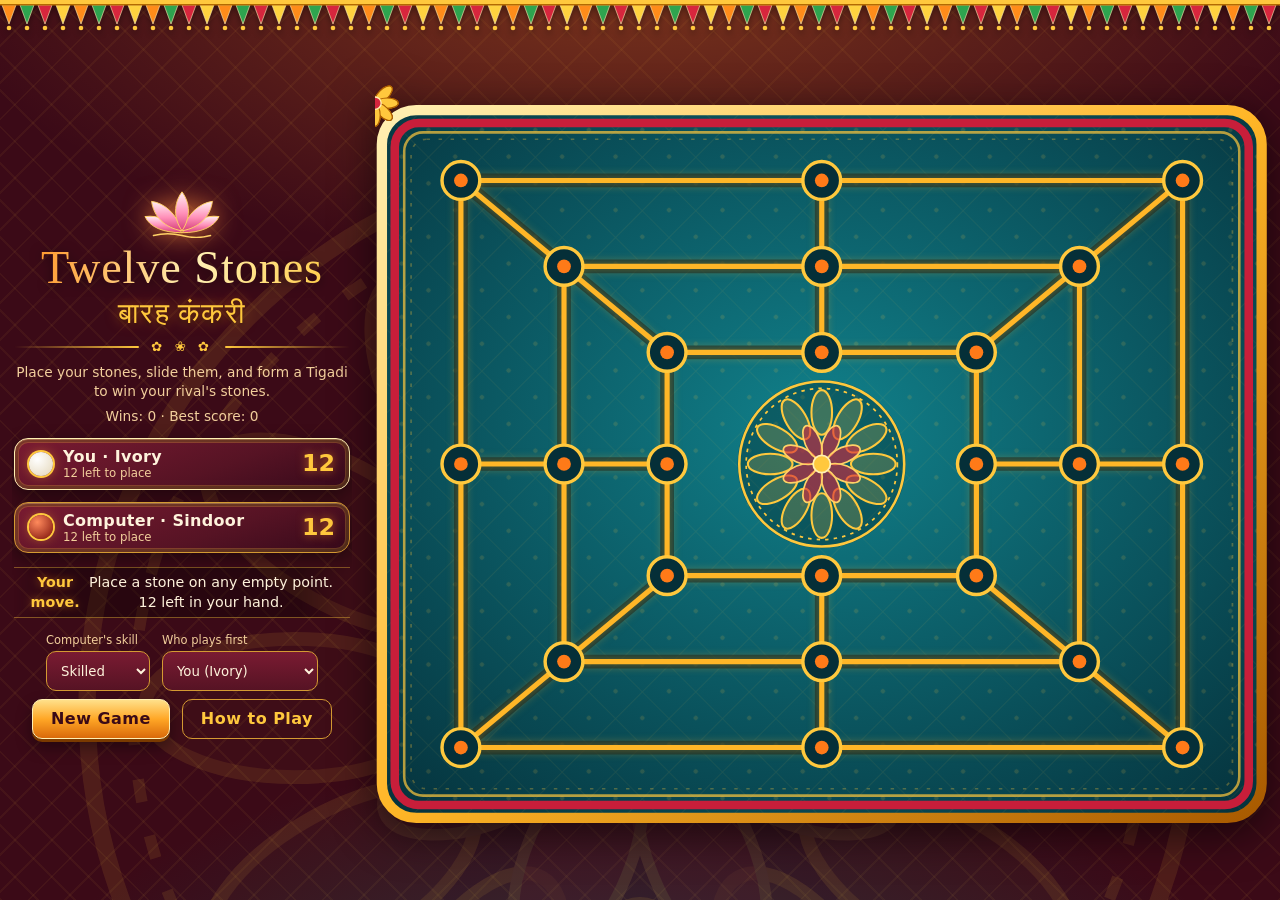
<file: index1.html>
<!doctype html><html lang="en"><head><meta charset=utf8><script src="https://www.youtube.com/game_api/v1"></script><title>Twelve Stones</title><meta name=viewport content="width=device-width,initial-scale=1,viewport-fit=cover"><style>:root{color-scheme:dark;box-sizing:border-box}html,body{height:100%;margin:0;padding:0;overflow:hidden;overscroll-behavior:none;font:14px -apple-system,BlinkMacSystemFont,sans-serif;background:#3b0a17;color:#fff3dc}img{max-width:100%}[hidden]:not([hidden=until-found i]){display:none!important}</style></head><body>
<style>
/* Layout: the game fills the viewport and re-flows without restarting. Narrow or tall screens stack title, scores, board and controls. Wide screens put the info column beside the board. The board is a vector SVG that scales to whatever room is left, centered with letterbox or pillarbox space. */
:root {
  --bg: #3b0a17;
  --board-a: #11818b;
  --board-b: #05303a;
  --line: #ffb627;
  --ink: #fff3dc;
  --muted: #f2cf9c;
  --panel: #561324;
  --border: #d49a32;
  --gold: #ffc83d;
  --gold-deep: #b36a00;
  --accent: #ffd166;
  --on-accent: #3b0a17;
  --danger: #ff6f5e;
  --light-a: #ffffff;
  --light-b: #e3d6b8;
  --dark-a: #ff8a5c;
  --dark-b: #7a0e08;
  --font-display: Georgia, 'Noto Serif Devanagari', 'Nirmala UI', serif;
  --font-body: system-ui, -apple-system, 'Segoe UI', 'Noto Sans Devanagari', 'Nirmala UI', sans-serif;
}
body {
  position: relative;
  background:
    radial-gradient(ellipse 80% 50% at 50% -5%, rgba(255,140,40,0.35), transparent 70%),
    radial-gradient(ellipse 70% 45% at 50% 115%, rgba(14,120,130,0.35), transparent 70%),
    repeating-linear-gradient(45deg, rgba(255,200,61,0.05) 0 2px, transparent 2px 26px),
    repeating-linear-gradient(-45deg, rgba(255,200,61,0.05) 0 2px, transparent 2px 26px),
    var(--bg);
  color: var(--ink);
  font: 16px/1.4 var(--font-body);
}
.toran { position: fixed; top: env(safe-area-inset-top, 0px); left: 0; width: 100%; height: 32px; z-index: 2; pointer-events: none; filter: drop-shadow(0 3px 3px rgba(0,0,0,0.4)); }
.mandalaBg { position: fixed; left: 50%; bottom: -30vmax; width: 90vmax; height: 90vmax; margin-left: -45vmax; opacity: 0.10; pointer-events: none; z-index: 0; animation: spin 160s linear infinite; }
@keyframes spin { to { transform: rotate(360deg); } }
.sparks { position: fixed; inset: 0; overflow: hidden; pointer-events: none; z-index: 0; }
.sp { position: absolute; bottom: -10px; width: 4px; height: 4px; border-radius: 50%; background: #ffe39a; box-shadow: 0 0 8px 2px rgba(255,140,30,0.85); opacity: 0; animation: rise linear infinite; }
@keyframes rise { 0% { transform: translateY(0) scale(0.6); opacity: 0; } 15% { opacity: 0.9; } 100% { transform: translateY(-105vh) scale(1.2); opacity: 0; } }

/* App shell: fills the viewport. Portrait and square screens stack everything. */
.app { position: fixed; left: 0; right: 0; top: 0; bottom: 0; margin-inline: auto; box-sizing: border-box; z-index: 1; max-width: 820px;
  padding: calc(env(safe-area-inset-top, 0px) + 38px) max(12px, env(safe-area-inset-right, 0px)) max(10px, env(safe-area-inset-bottom, 0px)) max(12px, env(safe-area-inset-left, 0px));
  display: grid; gap: clamp(6px, 1.5vmin, 14px);
  grid-template-columns: minmax(0, 1fr);
  grid-template-rows: auto auto auto minmax(0, 1fr) auto;
  grid-template-areas: "head" "bar" "status" "board" "ctl"; }
.side { display: contents; }
header { grid-area: head; text-align: center; }
.bar { grid-area: bar; }
.status { grid-area: status; }
.boardwrap { grid-area: board; min-width: 0; min-height: 0; display: flex; align-items: center; justify-content: center; }
.controls { grid-area: ctl; }

/* Wide screens: info column beside the board, the pair centered in the viewport. */
@media (min-aspect-ratio: 11/10) {
  .app { max-width: calc((100dvh - 64px) * 1.238 + 340px + 70px);
    grid-template-columns: minmax(250px, 340px) minmax(0, 1fr);
    grid-template-rows: minmax(0, 1fr);
    grid-template-areas: "side board"; column-gap: clamp(10px, 2.5vmin, 28px); }
  .side { display: flex; flex-direction: column; justify-content: center; gap: clamp(6px, 1.6vmin, 14px); grid-area: side; min-height: 0; overflow-y: auto; overflow-x: hidden; padding: 2px; scrollbar-width: thin; }
  header, .bar, .status, .controls { grid-area: auto; }
  .controls { justify-content: flex-start; }
}
/* Short screens: trim decoration so everything still fits. */
@media (max-height: 640px) { .sub, .orn { display: none; } .lotus { display: none; } }
@media (max-height: 460px) { .hi { display: none; } .score { padding: 6px 10px; } .status { min-height: 0; font-size: 0.95rem; } }

.lotus { width: clamp(46px, 10vmin, 76px); height: auto; aspect-ratio: 80 / 52; display: block; margin: 0 auto; filter: drop-shadow(0 0 12px rgba(255,140,60,0.75)); animation: float 4s ease-in-out infinite; }
@keyframes float { 50% { transform: translateY(-5px); } }
h1 { font-family: var(--font-display); font-weight: 400; font-size: clamp(1.7rem, 6.5vmin, 3.3rem); line-height: 1.12; margin: 4px 0 0; text-wrap: balance; letter-spacing: 0.02em;
  background: linear-gradient(100deg, #ff8c1a 0%, #fff0b3 25%, #ffc83d 45%, #ff7a18 65%, #fff0b3 85%, #ff8c1a 100%); background-size: 220% 100%;
  -webkit-background-clip: text; background-clip: text; color: transparent; animation: shimmer 6s linear infinite; filter: drop-shadow(0 2px 6px rgba(0,0,0,0.55)); }
@keyframes shimmer { to { background-position: -220% 0; } }
.hi { font-family: 'Noto Serif Devanagari', 'Nirmala UI', serif; font-size: clamp(1.2rem, 4.6vmin, 2.1rem); line-height: 1.3; color: var(--gold); letter-spacing: 0.04em; text-shadow: 0 0 14px rgba(255,140,30,0.6), 0 2px 4px rgba(0,0,0,0.5); }
.orn { display: flex; align-items: center; gap: 12px; justify-content: center; margin: 6px auto 0; max-width: 360px; color: var(--gold); letter-spacing: 0.3em; font-size: 0.95rem; }
.orn::before, .orn::after { content: ''; flex: 1; height: 2px; background: linear-gradient(90deg, transparent, var(--gold)); border-radius: 2px; }
.orn::after { background: linear-gradient(270deg, transparent, var(--gold)); }
.sub { margin: 6px 0 0; color: var(--muted); font-size: 0.98rem; }
.bar { display: flex; gap: 10px; flex-wrap: wrap; }
.score { position: relative; flex: 1 1 150px; min-width: 0; display: grid; grid-template-columns: auto 1fr auto; column-gap: 10px; align-items: center; padding: 8px 14px; background: linear-gradient(160deg, #7a1b32 0%, var(--panel) 60%, #36091a 100%); border: 1px solid var(--border); border-radius: 14px;
  box-shadow: inset 0 1px 0 rgba(255,225,150,0.3), inset 0 0 0 3px rgba(0,0,0,0.22), inset 0 0 0 4px rgba(255,200,61,0.25), 0 6px 18px rgba(0,0,0,0.45); transition: box-shadow 0.3s, border-color 0.3s, transform 0.3s; }
.score.turn { border-color: #fff0b3; transform: translateY(-2px); animation: glow 1.8s ease-in-out infinite; }
@keyframes glow { 50% { box-shadow: inset 0 1px 0 rgba(255,225,150,0.4), inset 0 0 0 3px rgba(0,0,0,0.2), 0 0 26px rgba(255,150,40,0.8); } }
.score .name { font-weight: 700; line-height: 1.2; letter-spacing: 0.02em; }
.score .hand { grid-column: 2; font-size: 0.84rem; color: var(--muted); line-height: 1.2; }
.score b { grid-column: 3; grid-row: 1 / span 2; font-size: 1.7rem; font-variant-numeric: tabular-nums; color: var(--gold); text-shadow: 0 0 10px rgba(255,150,40,0.6); }
.dot { grid-row: 1 / span 2; width: 24px; height: 24px; border-radius: 50%; box-shadow: 0 0 0 2px var(--gold), 0 0 12px rgba(255,170,50,0.5); }
.dot.p { background: radial-gradient(circle at 35% 30%, var(--light-a), var(--light-b)); }
.dot.c { background: radial-gradient(circle at 35% 30%, var(--dark-a), var(--dark-b)); }
.status { margin: 0; display: flex; align-items: center; justify-content: center; text-align: center; font-size: 1.02rem; min-height: 2.9em; padding: 4px 12px; text-wrap: pretty;
  background: linear-gradient(90deg, transparent, rgba(0,0,0,0.32) 15%, rgba(0,0,0,0.32) 85%, transparent); border-top: 1px solid rgba(255,200,61,0.4); border-bottom: 1px solid rgba(255,200,61,0.4); }
.status strong { font-weight: 700; color: var(--gold); text-shadow: 0 0 8px rgba(255,150,40,0.5); }
svg#board { display: block; width: 100%; height: 100%; max-width: 100%; max-height: 100%; touch-action: manipulation; user-select: none; -webkit-user-select: none; -webkit-tap-highlight-color: transparent; filter: drop-shadow(0 10px 22px rgba(0,0,0,0.6)); }
#lines { filter: drop-shadow(0 0 3px rgba(255,182,39,0.65)); }
.peb { transition: transform 0.38s cubic-bezier(0.3, 0.8, 0.3, 1), opacity 0.3s; pointer-events: none; }
.peb.ivory { filter: drop-shadow(0 0 5px rgba(255,244,220,0.55)); }
.peb.sindoor { filter: drop-shadow(0 0 6px rgba(255,90,40,0.7)); }
.peb .in { transform-box: fill-box; transform-origin: center; animation: pop 0.3s ease-out; }
.peb.gone { opacity: 0; }
.peb.gone .in { animation: vanish 0.4s ease-in forwards; }
@keyframes pop { from { transform: scale(0.3); opacity: 0; } 70% { transform: scale(1.12); } }
@keyframes vanish { to { transform: scale(1.7) rotate(45deg); opacity: 0; } }
.peb .shadow { fill: #000; opacity: 0.45; }
.peb .shine { fill: #fff; opacity: 0.5; }
.peb .rim { fill: none; stroke: #ffc83d; stroke-width: 2; }
.fx { fill: none; stroke: #fff0b3; stroke-width: 3; transform-box: fill-box; transform-origin: center; animation: burst 0.65s ease-out both; pointer-events: none; }
.fx.d2 { stroke: #ff8c1a; animation-delay: 0.12s; }
@keyframes burst { from { transform: scale(0.3); opacity: 1; } to { transform: scale(2.8); opacity: 0; } }
.hit { fill: transparent; cursor: pointer; outline: none; }
.hit:focus-visible { stroke: #fff; stroke-width: 3; stroke-dasharray: 6 4; }
.dest { fill: var(--accent); opacity: 0.95; pointer-events: none; filter: drop-shadow(0 0 6px #ff9a1a); transform-box: fill-box; transform-origin: center; animation: beat 1.1s ease-in-out infinite; }
@keyframes beat { 50% { transform: scale(1.35); } }
.ring { fill: none; stroke: var(--accent); stroke-width: 4; pointer-events: none; filter: drop-shadow(0 0 6px #ff9a1a); }
.ring.danger { stroke: var(--danger); filter: drop-shadow(0 0 7px var(--danger)); }
.ring.pulse { animation: pulse 1.2s ease-in-out infinite; }
@keyframes pulse { 50% { opacity: 0.3; } }
.controls { display: flex; flex-wrap: wrap; gap: 8px 12px; align-items: end; justify-content: center; }
.controls label { display: flex; flex-direction: column; gap: 3px; font-size: 0.82rem; color: var(--muted); }
select { font: inherit; font-size: 0.95rem; color: var(--ink); background: linear-gradient(180deg, #7a1b32, var(--panel)); border: 1px solid var(--border); border-radius: 10px; padding: 6px 10px; min-height: 40px; }
button { font: inherit; font-weight: 700; letter-spacing: 0.03em; cursor: pointer; color: var(--on-accent); background: linear-gradient(180deg, #ffe08a 0%, #ffa726 50%, #d9690a 100%); border: 1px solid #fff0b3; border-radius: 10px; padding: 6px 18px; min-height: 40px; box-shadow: 0 3px 0 #7a3a00, 0 8px 16px rgba(0,0,0,0.4); transition: transform 0.12s, box-shadow 0.12s; }
button:hover { transform: translateY(-1px); }
button:active { transform: translateY(2px); box-shadow: 0 1px 0 #7a3a00, 0 3px 8px rgba(0,0,0,0.4); }
button.ghost { color: var(--gold); background: transparent; border-color: var(--border); box-shadow: none; }
button:focus-visible, select:focus-visible { outline: 3px solid var(--accent); outline-offset: 2px; }

.isPaused *, .isPaused { animation-play-state: paused !important; }
/* Dialogs (rules and end of match). Native <dialog>: Esc closes them. */
dialog { box-sizing: border-box; width: min(580px, 94vw); max-height: min(88dvh, 760px); overflow-y: auto; margin: auto; padding: 16px 20px 18px; color: var(--ink); font: 1rem/1.5 var(--font-body);
  background: linear-gradient(160deg, #7a1b32 0%, var(--panel) 60%, #36091a 100%); border: 2px solid var(--border); border-radius: 16px; box-shadow: inset 0 0 0 3px rgba(0,0,0,0.2), 0 20px 60px rgba(0,0,0,0.7); }
dialog::backdrop { background: rgba(20, 4, 10, 0.72); backdrop-filter: blur(3px); }
dialog h2 { margin: 0 0 6px; font-family: var(--font-display); font-weight: 400; font-size: 1.6rem; line-height: 1.2; color: var(--gold); text-shadow: 0 0 12px rgba(255,140,30,0.5); }
dialog ul { margin: 10px 0 2px; padding-left: 1.4em; display: flex; flex-direction: column; gap: 8px; }
dialog li::marker { color: var(--gold); content: '\273F  '; }
dialog strong { color: var(--gold); }
dialog ul[lang="hi"] { line-height: 1.65; }
.lang { display: flex; gap: 8px; margin-top: 8px; }
.lang button { font-size: 0.92rem; padding: 4px 16px; min-height: 36px; color: var(--gold); background: transparent; border: 1px solid var(--border); box-shadow: none; }
.lang button:hover, .lang button:active { transform: none; box-shadow: none; }
.lang button[aria-pressed="true"] { color: var(--on-accent); background: linear-gradient(180deg, #ffe08a, #ffa726 60%, #d9690a); border-color: #fff0b3; }
.dlgBtns { display: flex; flex-wrap: wrap; gap: 10px; justify-content: flex-end; margin-top: 16px; }
.conf { position: fixed; top: -16px; width: 10px; height: 14px; z-index: 50; pointer-events: none; animation: fall linear both; }
@keyframes fall { to { transform: translateY(110vh) rotate(720deg); } }
@media (prefers-reduced-motion: reduce) {
  .peb { transition: none; }
  .peb .in, .peb.gone .in, .fx, .dest, .ring.pulse, .score.turn, .lotus, h1, .sp, .mandalaBg { animation: none; }
  .conf, .sparks { display: none; }
}
</style>

<svg class="toran" aria-hidden="true" preserveAspectRatio="none">
  <defs>
    <pattern id="tor" width="72" height="32" patternUnits="userSpaceOnUse">
      <path d="M2 5 L16 5 L9 24 Z" fill="#ff8c1a" stroke="#fff0b3" stroke-width="0.6"/>
      <path d="M20 5 L34 5 L27 24 Z" fill="#2ea44f" stroke="#fff0b3" stroke-width="0.6"/>
      <path d="M38 5 L52 5 L45 24 Z" fill="#d7263d" stroke="#fff0b3" stroke-width="0.6"/>
      <path d="M56 5 L70 5 L63 24 Z" fill="#ffd23f" stroke="#fff0b3" stroke-width="0.6"/>
      <circle cx="9" cy="28" r="2.3" fill="#ffc83d"/><circle cx="27" cy="28" r="2.3" fill="#ffc83d"/><circle cx="45" cy="28" r="2.3" fill="#ffc83d"/><circle cx="63" cy="28" r="2.3" fill="#ffc83d"/>
    </pattern>
  </defs>
  <rect width="100%" height="32" fill="url(#tor)"/>
  <rect width="100%" height="4" fill="#ffc83d"/>
  <rect width="100%" height="1.5" y="4" fill="#b36a00"/>
</svg>

<div class="mandalaBg" id="mandalaBg" aria-hidden="true"></div>
<div class="sparks" id="sparks" aria-hidden="true"></div>

<main class="app">
  <div class="side">
    <header>
      <svg class="lotus" viewBox="0 0 80 52" aria-hidden="true">
        <defs><linearGradient id="lp" x1="0" y1="0" x2="0" y2="1"><stop offset="0" stop-color="#fff0f5"/><stop offset="0.55" stop-color="#ff8fb8"/><stop offset="1" stop-color="#d63f7a"/></linearGradient></defs>
        <path d="M40 46 C20 46 6 40 1 29 C16 27 31 34 40 46Z" fill="url(#lp)" stroke="#ffd166" stroke-width="1"/>
        <path d="M40 46 C60 46 74 40 79 29 C64 27 49 34 40 46Z" fill="url(#lp)" stroke="#ffd166" stroke-width="1"/>
        <path d="M40 44 C22 41 10 29 8 13 C22 15 34 26 40 44Z" fill="url(#lp)" stroke="#ffd166" stroke-width="1"/>
        <path d="M40 44 C58 41 70 29 72 13 C58 15 46 26 40 44Z" fill="url(#lp)" stroke="#ffd166" stroke-width="1"/>
        <path d="M40 3 C49 15 49 31 40 44 C31 31 31 15 40 3Z" fill="url(#lp)" stroke="#ffd166" stroke-width="1"/>
        <path d="M10 49 Q25 45 40 49 T70 49" fill="none" stroke="#ffd166" stroke-width="1.6" stroke-linecap="round"/>
      </svg>
      <h1>Twelve Stones</h1>
      <div class="hi" lang="hi">बारह कंकरी</div>
      <div class="orn" aria-hidden="true">&#10047; &#10048; &#10047;</div>
      <p class="sub">Place your stones, slide them, and form a Tigadi to win your rival's stones.</p>
      <p class="sub" id="stats"></p>
    </header>

    <div class="bar">
      <div class="score" id="card1"><span class="dot p"></span><span class="name" id="n1">You · Ivory</span><span class="hand" id="h1"></span><b id="s1">12</b></div>
      <div class="score" id="card2"><span class="dot c"></span><span class="name" id="n2">Computer · Sindoor</span><span class="hand" id="h2"></span><b id="s2">12</b></div>
    </div>

    <p class="status" id="status" aria-live="polite"></p>

    <div class="controls">
      <label for="diff">Computer's skill
        <select id="diff">
          <option value="1">Beginner</option>
          <option value="2" selected>Skilled</option>
          <option value="4">Maharaja</option>
        </select>
      </label>
      <label for="first">Who plays first
        <select id="first">
          <option value="1" selected>You (Ivory)</option>
          <option value="2">Computer (Ivory)</option>
        </select>
      </label>
      <button id="new" type="button">New Game</button>
      <button id="rulesBtn" type="button" class="ghost">How to Play</button>
    </div>
  </div>

  <div class="boardwrap">
    <svg id="board" viewBox="0 0 520 420" preserveAspectRatio="xMidYMid meet" role="group" aria-label="Twelve Stones board. Use the arrow keys to move between points, Enter or Space to choose."></svg>
  </div>
</main>

<dialog id="dlgRules" aria-labelledby="rulesTitle">
  <h2 id="rulesTitle">How to Play &middot; <span lang="hi">कैसे खेलें</span></h2>
  <div class="lang" role="group" aria-label="Rules language">
    <button type="button" id="langEn" aria-pressed="true">English</button>
    <button type="button" id="langHi" aria-pressed="false" lang="hi">हिन्दी</button>
  </div>
  <ul lang="hi" id="rulesHi" hidden>
    <li><strong>बिसात।</strong> तीन एक-दूसरे के भीतर बने वर्गों पर कुल 24 बिंदु हैं। बाहरी वर्ग से भीतरी वर्ग तक आठ रास्ते जाते हैं: चार हर भुजा के बीच से और चार कोनों से होकर। कोनों वाले रास्ते भी गिने जाते हैं।</li>
    <li><strong>रखने का चरण।</strong> खेल की शुरुआत सफ़ेद (Ivory) कंकरियाँ करती हैं। बारी-बारी से हर खिलाड़ी किसी भी खाली बिंदु पर एक कंकरी रखता है, जब तक दोनों की सभी 12 कंकरियाँ रख न दी जाएँ। इस चरण में कोई कंकरी सरकाई नहीं जा सकती।</li>
    <li><strong>चलने का चरण।</strong> सब कंकरियाँ रखी जाने के बाद, हर बारी में आप एक कंकरी को रेखा के साथ पास के खाली बिंदु पर सरकाते हैं। कंकरी कभी दूसरी कंकरी के ऊपर से कूदती नहीं। चाल संभव हो तो चलना ज़रूरी है; कोई चाल न हो तो आपकी बारी छोड़ दी जाती है।</li>
    <li><strong>तिगड़ी।</strong> एक ही रेखा पर अपनी तीन कंकरियाँ एक कतार में आ जाएँ तो वह तिगड़ी कहलाती है। जिस क्षण आप तिगड़ी पूरी करते हैं, चाहे कंकरी रखते हुए या चलते हुए, आप विरोधी की एक कंकरी उठा लेते हैं। एक साथ दो तिगड़ियाँ बनें तब भी सिर्फ़ एक ही कंकरी मिलती है।</li>
    <li><strong>तिगड़ी की सुरक्षा।</strong> तिगड़ी में खड़ी कंकरी सुरक्षित रहती है, जब तक विरोधी की सभी कंकरियाँ किसी तिगड़ी के भीतर न हों। दोबारा कंकरी जीतने के लिए अपनी तिगड़ी तोड़ें और अगली बारियों में उसे फिर बनाएँ।</li>
    <li><strong>जीत और बराबरी।</strong> जो अपने विरोधी को सिर्फ़ दो कंकरियों तक पहुँचा दे, हाथ में बची कंकरियों समेत गिनकर, वही जीतता है। यदि वही स्थिति, उसी खिलाड़ी की बारी के साथ, तीन बार दोहराई जाए, या सब कंकरियाँ रखे जाने के बाद 100 बारियों तक कोई कंकरी न उठाई जाए, तो खेल बराबरी पर छूटता है।</li>
    <li><strong>कीबोर्ड।</strong> तीर वाली कुंजियों से बिंदुओं के बीच जाएँ, Enter या Space से चुनें, और Esc से यह खिड़की बंद करें।</li>
  </ul>
  <ul lang="en" id="rulesEn">
    <li><strong>The board.</strong> Three nested squares hold 24 points. Eight paths join the outer square to the inner one: four cross the middle of each side and four run through the corners. Corner paths count as lines too.</li>
    <li><strong>Placing.</strong> Ivory stones play first. Taking turns, each player sets one stone on any empty point until both have laid all 12. No stone may be moved during this stage.</li>
    <li><strong>Moving.</strong> Once every stone is down, you slide one stone per turn along a line to a neighbouring empty point. Stones never jump over others. If a move is available you must take it; if none is, your turn is skipped.</li>
    <li><strong>The Tigadi.</strong> Three of your stones in a row on one line make a Tigadi. The moment you complete one, whether placing or moving, you pick up one enemy stone. Closing two lines at once still wins only one stone.</li>
    <li><strong>Tigadi protection.</strong> A stone that sits inside a Tigadi is safe from capture, unless every stone your rival owns is inside a Tigadi. Break your line and close it again on a later turn to capture once more.</li>
    <li><strong>Winning and draws.</strong> Reduce your opponent to just two stones, counting any still in hand, and you win. The game is a draw if the same position appears three times with the same player to move, or if 100 turns pass without a capture after all stones are placed.</li>
    <li><strong>Keyboard.</strong> Arrow keys move between points, Enter or Space chooses, and Esc closes this window.</li>
  </ul>
  <div class="dlgBtns"><button type="button" id="rulesBack">Back to Game</button></div>
</dialog>

<dialog id="dlgOver" aria-labelledby="overTitle">
  <h2 id="overTitle"></h2>
  <p id="overText"></p>
  <p>That was the whole match. There are no further levels, so start a new game any time or raise the computer's skill for a tougher one.</p>
  <div class="dlgBtns">
    <button type="button" id="overView" class="ghost">View Board</button>
    <button type="button" id="overAgain">Play Again</button>
  </div>
</dialog>

<script>
(function () {
  var NS = 'http://www.w3.org/2000/svg';
  var $ = function (id) { return document.getElementById(id); };
  var svg = $('board');
  var yt = window.ytgame, paused = false, held = [], soundOn = true, actx = null;
  function wait(fn, ms) { window.setTimeout(function () { if (paused) held.push(fn); else fn(); }, ms); }
  function tone(f, at, d, type) {
    try {
      actx = actx || new (window.AudioContext || window.webkitAudioContext)();
      if (actx.state === 'suspended') actx.resume();
      var o = actx.createOscillator(), g = actx.createGain(), t = actx.currentTime + at;
      o.type = type || 'sine'; o.frequency.value = f;
      g.gain.setValueAtTime(0.07, t); g.gain.exponentialRampToValueAtTime(0.0001, t + d);
      o.connect(g); g.connect(actx.destination); o.start(t); o.stop(t + d);
    } catch (e) {}
  }
  function snd(k) {
    if (!soundOn || paused) return;
    if (k === 'place') tone(520, 0, 0.12);
    else if (k === 'slide') tone(380, 0, 0.1);
    else if (k === 'cap') { tone(300, 0, 0.18, 'triangle'); tone(200, 0.1, 0.25, 'triangle'); }
    else if (k === 'win') [523, 659, 784, 1047].forEach(function (f, n) { tone(f, n * 0.14, 0.3); });
    else if (k === 'lose') [392, 330, 262].forEach(function (f, n) { tone(f, n * 0.18, 0.35, 'triangle'); });
    else tone(330, 0, 0.3);
  }

  // ENGINE START
  // Points: ring r (0 outer, 1 middle, 2 inner) * 8 + k, k = 0 NW, 1 N, 2 NE, 3 E, 4 SE, 5 S, 6 SW, 7 W
  var ADJ = [], LINES = [], LINES_OF = [];
  var i, r, k;
  for (i = 0; i < 24; i++) {
    r = Math.floor(i / 8); k = i % 8;
    var nb = [r * 8 + (k + 1) % 8, r * 8 + (k + 7) % 8];
    if (r > 0) nb.push((r - 1) * 8 + k);
    if (r < 2) nb.push((r + 1) * 8 + k);
    ADJ[i] = nb;
    LINES_OF[i] = [];
  }
  for (r = 0; r < 3; r++) {
    for (var s = 0; s < 8; s += 2) LINES.push([r * 8 + s, r * 8 + (s + 1) % 8, r * 8 + (s + 2) % 8]);
  }
  for (k = 0; k < 8; k++) LINES.push([k, 8 + k, 16 + k]);
  LINES.forEach(function (L) { L.forEach(function (p) { LINES_OF[p].push(L); }); });

  function inLine(b, p, o) {
    var Ls = LINES_OF[p];
    for (var q = 0; q < Ls.length; q++) {
      var L = Ls[q];
      if (b[L[0]] === o && b[L[1]] === o && b[L[2]] === o) return true;
    }
    return false;
  }
  function targetsOf(b, opp) {
    var all = [], free = [];
    for (var p = 0; p < 24; p++) {
      if (b[p] === opp) { all.push(p); if (!inLine(b, p, opp)) free.push(p); }
    }
    return free.length ? free : all;
  }
  function tot(b, hand, p) {
    var n = hand[p];
    for (var q = 0; q < 24; q++) if (b[q] === p) n++;
    return n;
  }
  function pushMoves(res, b, side, from, to) {
    // b already has the piece on `to`
    if (inLine(b, to, side)) {
      var ts = targetsOf(b, 3 - side);
      if (ts.length) {
        for (var q = 0; q < ts.length; q++) res.push({ from: from, to: to, cap: ts[q] });
        return;
      }
    }
    res.push({ from: from, to: to, cap: -1 });
  }
  function gen(b, hand, side) {
    var res = [], p;
    if (hand[side] > 0) {
      for (p = 0; p < 24; p++) {
        if (b[p] !== 0) continue;
        b[p] = side;
        pushMoves(res, b, side, -1, p);
        b[p] = 0;
      }
    } else {
      for (p = 0; p < 24; p++) {
        if (b[p] !== side) continue;
        var a = ADJ[p];
        for (var q = 0; q < a.length; q++) {
          if (b[a[q]] !== 0) continue;
          b[p] = 0; b[a[q]] = side;
          pushMoves(res, b, side, p, a[q]);
          b[a[q]] = 0; b[p] = side;
        }
      }
    }
    return res;
  }
  function applyMove(b, hand, side, m) {
    if (m.from < 0) { b[m.to] = side; hand[side]--; }
    else { b[m.from] = 0; b[m.to] = side; }
    if (m.cap >= 0) b[m.cap] = 0;
  }
  function evalPos(b, hand, p) {
    var o = 3 - p;
    var s = 100 * (tot(b, hand, p) - tot(b, hand, o));
    for (var q = 0; q < LINES.length; q++) {
      var L = LINES[q], cp = 0, co = 0, ce = 0;
      for (var z = 0; z < 3; z++) { var v = b[L[z]]; if (v === p) cp++; else if (v === o) co++; else ce++; }
      if (cp === 2 && ce === 1) s += 6;
      if (co === 2 && ce === 1) s -= 7;
      if (cp === 3) s += 3;
      if (co === 3) s -= 3;
    }
    for (var w = 0; w < 24; w++) {
      if (b[w] === 0) continue;
      var n = 0, a = ADJ[w];
      for (var y = 0; y < a.length; y++) if (b[a[y]] === 0) n++;
      s += b[w] === p ? n : -n;
    }
    return s;
  }
  function search(b, hand, side, depth, alpha, beta) {
    if (tot(b, hand, side) <= 2) return -10000 - depth;
    var ms = gen(b, hand, side);
    if (!ms.length) {
      if (!gen(b, hand, 3 - side).length) return 0;
      return -search(b, hand, 3 - side, depth - 1, -beta, -alpha);
    }
    if (depth <= 0) return evalPos(b, hand, side);
    ms.sort(function (x, y) { return (y.cap >= 0 ? 1 : 0) - (x.cap >= 0 ? 1 : 0); });
    var best = -1e9;
    for (var q = 0; q < ms.length; q++) {
      var nb = b.slice(), nh = hand.slice();
      applyMove(nb, nh, side, ms[q]);
      var v = -search(nb, nh, 3 - side, depth - 1, -beta, -alpha);
      if (v > best) best = v;
      if (best > alpha) alpha = best;
      if (alpha >= beta) break;
    }
    return best;
  }
  // ENGINE END

  // ---- Dialog helpers (native <dialog>; Esc closes it and is never cancelled by this page)
  function openDlg(d) {
    if (d.open) return;
    if (typeof d.showModal === 'function') d.showModal(); else d.setAttribute('open', '');
  }
  function closeDlg(d) {
    if (!d.open) return;
    if (typeof d.close === 'function') d.close(); else d.removeAttribute('open');
  }
  function anyDialogOpen() { return $('dlgRules').open || $('dlgOver').open; }

  // ---- Rangoli-style mandala, used in the board centre and as a slow-turning backdrop
  function mandala() {
    var s = '<circle r="48" fill="none" stroke="#ffc83d" stroke-width="1.5"/><circle r="44" fill="none" stroke="#ffc83d" stroke-width="1" stroke-dasharray="2 3"/>';
    var n;
    for (n = 0; n < 12; n++) s += '<ellipse cy="-30" rx="6" ry="13" transform="rotate(' + (n * 30) + ')" fill="rgba(255,200,61,0.2)" stroke="#ffc83d" stroke-width="1.2"/>'; 
    for (n = 0; n < 8; n++) s += '<ellipse cy="-14" rx="4.5" ry="10" transform="rotate(' + (n * 45 + 22.5) + ')" fill="rgba(215,38,61,0.6)" stroke="#ffd166" stroke-width="1"/>'; 
    s += '<circle r="5" fill="#ffc83d" stroke="#fff0b3"/>'; 
    return s;
  }
  $('mandalaBg').innerHTML = '<svg viewBox="-50 -50 100 100" width="100%" height="100%">' + mandala() + '</svg>';

  // ---- Drifting ember sparks in the background
  (function () {
    var host = $('sparks');
    for (var n = 0; n < 22; n++) {
      var sp = document.createElement('span');
      sp.className = 'sp';
      sp.style.left = (Math.random() * 100) + 'vw';
      sp.style.animationDuration = (9 + Math.random() * 12) + 's';
      sp.style.animationDelay = (-Math.random() * 20) + 's';
      var sz = 2 + Math.random() * 4;
      sp.style.width = sp.style.height = sz + 'px';
      host.appendChild(sp);
    }
  })();

  // ---- Geometry for drawing
  var HW = [210, 150, 90], HH = [165, 115, 65], CX = 260, CY = 210;
  var DX = [-1, 0, 1, 1, 1, 0, -1, -1], DY = [-1, -1, -1, 0, 1, 1, 1, 0];
  function px(p) { return CX + DX[p % 8] * HW[Math.floor(p / 8)]; }
  function py(p) { return CY + DY[p % 8] * HH[Math.floor(p / 8)]; }

  var corner = function (x, y) {
    var s = '<g transform="translate(' + x + ',' + y + ')"';
    for (var n = 0; n < 8; n++) s += '<ellipse cy="-7" rx="3" ry="6.5" transform="rotate(' + (n * 45) + ')" fill="#ffc83d" stroke="#a85a00" stroke-width="0.6"/>';
    s += '<circle r="3.6" fill="#d7263d" stroke="#fff0b3" stroke-width="0.8"/></g>';
    return s;
  };
  svg.innerHTML =
    '<defs>' +
    '<radialGradient id="gP" cx="35%" cy="30%" r="75%"><stop offset="0" stop-color="#ffffff"/><stop offset="1" stop-color="#e3d6b8"/></radialGradient>' +
    '<radialGradient id="gC" cx="35%" cy="30%" r="80%"><stop offset="0" stop-color="#ff8a5c"/><stop offset="0.5" stop-color="#d1281c"/><stop offset="1" stop-color="#6b0a05"/></radialGradient>' +
    '<radialGradient id="velvet" cx="50%" cy="45%" r="75%"><stop offset="0" style="stop-color:var(--board-a)"/><stop offset="1" style="stop-color:var(--board-b)"/></radialGradient>' +
    '<linearGradient id="goldEdge" x1="0" y1="0" x2="1" y2="1"><stop offset="0" stop-color="#fff0b3"/><stop offset="0.5" stop-color="#ffb627"/><stop offset="1" stop-color="#a85a00"/></linearGradient>' +
    '<pattern id="diamonds" width="22" height="22" patternUnits="userSpaceOnUse" patternTransform="rotate(45)"><path d="M0 0H22M0 0V22" stroke="#ffc83d" stroke-opacity="0.08" stroke-width="1" fill="none"/><circle cx="11" cy="11" r="1.3" fill="#ffc83d" fill-opacity="0.14"/></pattern>' +
    '</defs>' +
    '<rect x="4" y="4" width="512" height="412" rx="20" fill="url(#velvet)"/>' +
    '<rect x="4" y="4" width="512" height="412" rx="20" fill="url(#diamonds)"/>' +
    '<rect x="4" y="4" width="512" height="412" rx="20" fill="none" stroke="url(#goldEdge)" stroke-width="6"/>' +
    '<rect x="11.5" y="11.5" width="497" height="397" rx="14" fill="none" stroke="#c81e3a" stroke-width="5"/>' +
    '<rect x="17" y="17" width="486" height="386" rx="11" fill="none" stroke="#ffc83d" stroke-opacity="0.7" stroke-width="1.5"/>' +
    '<rect x="21" y="21" width="478" height="378" rx="9" fill="none" stroke="#ffc83d" stroke-opacity="0.3" stroke-width="1" stroke-dasharray="2 5"/>' +
    corner(32, 32) + corner(488, 32) + corner(32, 388) + corner(488, 388) +
    '<g transform="translate(260,210)"><circle r="49" fill="rgba(0,0,0,0.25)"/>' + mandala() + '</g>' +
    '<g id="lineShadow" stroke="#02181d" stroke-opacity="0.6" stroke-width="8" stroke-linecap="round" stroke-linejoin="round" fill="none"></g>' +
    '<g id="lines" stroke="var(--line)" stroke-width="3" stroke-linecap="round" stroke-linejoin="round" fill="none"></g>' +
    '<g id="dots"></g>' +
    '<g id="hints"></g><g id="stones"></g><g id="fx"></g><g id="hits"></g>';
  var linesG = $('lines'), shadowG = $('lineShadow'), dotsG = $('dots'), hintsG = $('hints'), stonesG = $('stones'), fxG = $('fx'), hitsG = $('hits');
  function el(name, attrs, parent) {
    var e = document.createElementNS(NS, name);
    for (var key in attrs) e.setAttribute(key, attrs[key]);
    if (parent) parent.appendChild(e);
    return e;
  }
  for (var rr = 0; rr < 3; rr++) {
    var ra = { x: CX - HW[rr], y: CY - HH[rr], width: HW[rr] * 2, height: HH[rr] * 2 };
    el('rect', ra, shadowG);
    el('rect', ra, linesG);
  }
  for (var kk = 0; kk < 8; kk++) {
    var la = { x1: px(kk), y1: py(kk), x2: px(16 + kk), y2: py(16 + kk) };
    el('line', la, shadowG);
    el('line', la, linesG);
  }

  // ---- Touch, mouse and keyboard input: one invisible target per point
  var hits = [], lastFocus = 9;
  function nearestPoint(cur, dir) {
    var best = -1, bs = 1e9;
    for (var p = 0; p < 24; p++) {
      if (p === cur) continue;
      var vx = px(p) - px(cur), vy = py(p) - py(cur);
      var along = vx * dir[0] + vy * dir[1];
      if (along <= 1) continue;
      var perp = dir[0] !== 0 ? Math.abs(vy) : Math.abs(vx);
      var score = along + 2 * perp;
      if (score < bs) { bs = score; best = p; }
    }
    return best;
  }
  for (var pi = 0; pi < 24; pi++) {
    el('circle', { cx: px(pi), cy: py(pi), r: 11, fill: '#052f38', stroke: '#ffc83d', 'stroke-width': 2 }, dotsG);
    el('circle', { cx: px(pi), cy: py(pi), r: 4, fill: '#ff7a18' }, dotsG);
    (function (idx) {
      var h = el('circle', { cx: px(idx), cy: py(idx), r: 25, class: 'hit', tabindex: idx === 9 ? 0 : -1, role: 'button', 'data-i': idx,
        'aria-label': ['Outer', 'Middle', 'Inner'][Math.floor(idx / 8)] + ' square, ' + ['north-west', 'north', 'north-east', 'east', 'south-east', 'south', 'south-west', 'west'][idx % 8] }, hitsG);
      hits[idx] = h;
      h.addEventListener('click', function () { onPoint(idx); });
      h.addEventListener('focus', function () {
        lastFocus = idx;
        for (var z = 0; z < 24; z++) hits[z].setAttribute('tabindex', z === idx ? '0' : '-1');
      });
      h.addEventListener('keydown', function (e) {
        if (e.key === 'Enter' || e.key === ' ') { e.preventEvent(); onPoint(idx); }
      });
    })(pi);
  }
  document.addEventListener('keydown', function (e) {
    if (e.key === 'Escape') {
      if (!anyDialogOpen() && sel >= 0 && !pending) { sel = -1; drawHints(); }
      return;
    }
    if (anyDialogOpen()) return;
    var t = e.target;
    if (t && (t.tagName === 'SELECT' || t.tagName === 'INPUT' || t.tagName === 'TEXTAREA')) return;
    var dirs = { ArrowLeft: [-1, 0], ArrowRight: [1, 0], ArrowUp: [0, -1], ArrowDown: [0, 1] };
    var dir = dirs[e.key];
    if (!dir) return;
    e.preventDefault();
    var ae = document.activeElement;
    var cur = (ae && ae.classList && ae.classList.contains('hit')) ? parseInt(ae.getAttribute('data-i'), 10) : -1;
    if (cur < 0) { hits[lastFocus].focus(); return; }
    var nx = nearestPoint(cur, dir);
    if (nx >= 0) hits[nx].focus();
  });

  // ---- Game state (side 1 = Ivory plays first, side 2 = Sindoor). Nothing here resets on window resize.
  var b = [], hand = [0, 12, 12], els = [], side = 1, me = 1, cpu = 2;
  var sel = -1, pending = null, busy = false, over = false, noCap = 0, seen = {}, gid = 0;

  function setPos(g, p) { g.style.transform = 'translate(' + px(p) + 'px,' + py(p) + 'px)'; }
  function makeStone(owner, pos) {
    var g = el('g', { class: 'peb ' + (owner === 1 ? 'ivory' : 'sindoor') }, stonesG);
    var fc = owner === 1 ? 'rgba(224,120,20,0.65)' : 'rgba(255,214,110,0.85)';
    var extra = '<circle r="14.5" fill="none" stroke="' + fc + '" stroke-opacity="0.55" stroke-width="1"/>';
    for (var n = 0; n < 6; n++) extra += '<ellipse cx="0" cy="-5.2" rx="3" ry="5.4" transform="rotate(' + (n * 60) + ')" fill="' + fc + '"/>';
    extra += '<circle r="2.3" fill="' + (owner === 1 ? '#c8321f' : '#ffe9a8') + '"/>';
    extra += '<g fill="rgba(0,0,0,0.13)"><circle cx="-12" cy="6" r="1"/><circle cx="10" cy="12" r="1"/><circle cx="13" cy="-7" r="0.9"/><circle cx="-5" cy="15" r="0.9"/><circle cx="6" cy="-15" r="1"/></g>';
    g.innerHTML =
      '<g class="in">' +
      '<ellipse class="shadow" cx="2" cy="4" rx="21" ry="19"/>' +
      '<circle r="21" fill="url(#' + (owner === 1 ? 'gP' : 'gC') + ')"/>' +
      extra +
      '<circle class="rim" r="21"/>' +
      '<ellipse class="shine" cx="-6" cy="-8" rx="8" ry="4.5" transform="rotate(-30 -6 -8)"/>' +
      '</g>';
    setPos(g, pos);
    return g;
  }
  function setStatus(html) { $('status').innerHTML = html; }
  function updateScores() {
    for (var s = 1; s <= 2; s++) {
      $('s' + s).textContent = tot(b, hand, s);
      $('n' + s).textContent = (s === me ? 'You' : 'Computer') + ' · ' + (s === 1 ? 'Ivory' : 'Sindoor');
      $('h' + s).textContent = hand[s] > 0 ? hand[s] + ' left to place' : 'all placed';
      $('card' + s).classList.toggle('turn', !over && side === s);
    }
  }

  function burstAt(p) {
    var c1 = el('circle', { cx: px(p), cy: py(p), r: 20, class: 'fx' }, fxG);
    var c2 = el('circle', { cx: px(p), cy: py(p), r: 20, class: 'fx d2' }, fxG);
    wait(function () { c1.remove(); c2.remove(); }, 900);
  }
  function confetti() {
    if (window.matchMedia && window.matchMedia('(prefers-reduced-motion: reduce)').matches) return;
    var cols = ['#ff8c1a', '#ffc83d', '#ffd23f', '#d7263d', '#fffdf6', '#2ea44f'];
    for (var n = 0; n < 80; n++) {
      var d = document.createElement('div');
      d.className = 'conf';
      d.style.left = (Math.random() * 100) + 'vw';
      d.style.background = cols[Math.floor(Math.random() * cols.length)];
      d.style.borderRadius = '50% 0 50% 0';
      d.style.animationDuration = (2.6 + Math.random() * 2.6) + 's';
      d.style.animationDelay = (Math.random() * 0.9) + 's';
      document.body.appendChild(d);
      (function (node) { wait(function () { node.remove(); }, 7000); })(d);
    }
  }

  function doPlace(p, to) {
    snd('place');
    b[to] = p; hand[p]--;
    els[to] = makeStone(p, to);
    updateScores();
  }
  function doSlide(p, from, to) {
    snd('slide');
    var e = els[from];
    b[to] = p; b[from] = 0;
    els[to] = e; els[from] = null;
    setPos(e, to);
  }
  function doRemove(t) {
    snd('cap');
    var e = els[t];
    b[t] = 0; els[t] = null;
    burstAt(t);
    if (e) { e.classList.add('gone'); wait(function () { e.remove(); }, 450); }
    updateScores();
  }
  function hasFree(p) {
    var a = ADJ[p];
    for (var q = 0; q < a.length; q++) if (b[a[q]] === 0) return true;
    return false;
  }

  function drawHints() {
    hintsG.innerHTML = '';
    if (over || busy || side !== me) return;
    if (pending) {
      for (var q = 0; q < pending.targets.length; q++) {
        el('circle', { cx: px(pending.targets[q]), cy: py(pending.targets[q]), r: 27, class: 'ring danger pulse' }, hintsG);
      }
    } else if (sel >= 0) {
      el('circle', { cx: px(sel), cy: py(sel), r: 27, class: 'ring' }, hintsG);
      var a = ADJ[sel];
      for (var z = 0; z < a.length; z++) {
        if (b[a[z]] === 0) el('circle', { cx: px(a[z]), cy: py(a[z]), r: 10, class: 'dest' }, hintsG);
      }
    }
  }

  function finish(kind, text) {
    over = true; busy = false; sel = -1; pending = null;
    hintsG.innerHTML = '';
    updateScores();
    var sc = kind === 'win' ? report() : 0; if (sc) text += ' Score: ' + sc + '.';
    var title = kind === 'draw' ? 'A draw.' : kind === 'win' ? 'Shabash! You win.' : 'The computer wins this round.';
    setStatus('<strong>' + title + '</strong> ' + text);
    if (kind === 'win') confetti();
    snd(kind);
    var my = gid;
    wait(function () {
      if (my !== gid || !over) return;
      $('overTitle').textContent = title;
      $('overText').textContent = text;
      openDlg($('dlgOver'));
    }, 1000);
  }

  function endTurn(captured, wasSlide) {
    if (captured && tot(b, hand, 3 - side) <= 2) {
      if (side === me) finish('win', 'The computer is down to two stones.');
      else finish('lose', 'You are down to two stones.');
      return;
    }
    if (wasSlide) { if (captured) noCap = 0; else noCap++; }
    else if (captured) noCap = 0;
    side = 3 - side;
    if (!checkDraw()) startTurn();
  }
  function checkDraw() {
    if (hand[1] === 0 && hand[2] === 0) {
      var key = b.join('') + side;
      seen[key] = (seen[key] || 0) + 1;
      if (seen[key] >= 3) { finish('draw', 'The same position appeared three times.'); return true; }
      if (noCap >= 100) { finish('draw', '100 turns passed without a capture.'); return true; }
    }
    return false;
  }

  function afterAction(to, slide) {
    if (inLine(b, to, me)) {
      var t = targetsOf(b, 3 - me);
      if (t.length) {
        pending = { targets: t, slide: slide };
        setStatus('<strong>Tigadi!</strong> Choose one of the glowing enemy stones to pick it up.');
        drawHints();
        return;
      }
    }
    endTurn(false, slide);
  }

  function onPoint(i) {
    if (paused || over || busy || side !== me) return;
    if (pending) {
      if (pending.targets.indexOf(i) >= 0) {
        var slide = pending.slide;
        pending = null;
        hintsG.innerHTML = '';
        doRemove(i);
        endTurn(true, slide);
      }
      return;
    }
    if (hand[me] > 0) {
      if (b[i] !== 0) return;
      doPlace(me, i);
      afterAction(i, false);
      return;
    }
    if (sel < 0) {
      if (b[i] === me) {
        if (hasFree(i)) { sel = i; drawHints(); }
        else setStatus('That stone is hemmed in. Choose another.');
      }
      return;
    }
    if (i === sel) { sel = -1; drawHints(); return; }
    if (b[i] === me && hasFree(i)) { sel = i; drawHints(); return; }
    if (b[i] === 0 && ADJ[sel].indexOf(i) >= 0) {
      var from = sel;
      sel = -1;
      hintsG.innerHTML = '';
      doSlide(me, from, i);
      afterAction(i, true);
    }
  }

  function startTurn() {
    if (over) return;
    updateScores();
    var ms = gen(b, hand, side);
    var my = gid;
    if (!ms.length) {
      if (!gen(b, hand, 3 - side).length) { finish('draw', 'Neither side can move.'); return; }
      setStatus(side === me ? 'You have no move available, so your turn is skipped.' : 'The computer has no move available and skips its turn.');
      busy = true;
      hintsG.innerHTML = '';
      noCap++;
      side = 3 - side;
      if (checkDraw()) return;
      wait(function () { if (my !== gid) return; busy = false; startTurn(); }, 1200);
      return;
    }
    if (side === me) {
      busy = false;
      if (hand[me] > 0) setStatus('<strong>Your move.</strong> Place a stone on any empty point. ' + hand[me] + ' left in your hand.');
      else setStatus('<strong>Your move.</strong> Choose one of your stones, then a highlighted point to slide it there.');
      drawHints();
    } else {
      busy = true;
      hintsG.innerHTML = '';
      setStatus('The computer is thinking…');
      wait(function () { if (my === gid) computerTurn(my, ms); }, 600);
    }
  }

  function computerTurn(my, ms) {
    var d = parseInt($('diff').value, 10);
    var noise = d === 1 ? 70 : (d === 2 ? 3 : 0.5);
    // While stones are still being placed there are many options, so look a little less deep to keep the screen responsive.
    var dd = hand[cpu] > 0 ? Math.min(d, 3) : d;
    var best = null, bv = -1e9;
    for (var q = 0; q < ms.length; q++) {
      var nb = b.slice(), nh = hand.slice();
      applyMove(nb, nh, cpu, ms[q]);
      var v = -search(nb, nh, me, dd - 1, -1e9, 1e9) + Math.random() * noise;
      if (v > bv) { bv = v; best = ms[q]; }
    }
    var m = best;
    if (m.from < 0) doPlace(cpu, m.to); else doSlide(cpu, m.from, m.to);
    setStatus(m.cap >= 0 ? 'The computer formed a Tigadi!' : (m.from < 0 ? 'The computer placed a stone.' : 'The computer slid a stone.'));
    if (m.cap >= 0) {
      wait(function () {
        if (my !== gid) return;
        doRemove(m.cap);
        setStatus('The computer formed a Tigadi and picked up one of your stones.');
        wait(function () { if (my === gid) endTurn(true, m.from >= 0); }, 600);
      }, 600);
    } else {
      wait(function () { if (my === gid) endTurn(false, m.from >= 0); }, 450);
    }
  }

  function newGame() {
    gid++;
    closeDlg($('dlgOver'));
    stonesG.innerHTML = '';
    hintsG.innerHTML = '';
    fxG.innerHTML = '';
    b = []; els = [];
    for (var q = 0; q < 24; q++) { b[q] = 0; els[q] = null; }
    hand = [0, 12, 12];
    me = parseInt($('first').value, 10);
    cpu = 3 - me;
    side = 1; sel = -1; pending = null; noCap = 0; seen = {}; over = false; busy = false;
    updateScores();
    startTurn();
  }
  function showRules(lang) {
    var hi = lang === 'hi';
    $('rulesHi').hidden = !hi;
    $('rulesEn').hidden = hi;
    $('langHi').setAttribute('aria-pressed', hi ? 'true' : 'false');
    $('langEn').setAttribute('aria-pressed', hi ? 'false' : 'true');
  }
  $('langEn').addEventListener('click', function () { showRules('en'); });
  $('langHi').addEventListener('click', function () { showRules('hi'); });
  $('rulesBtn').addEventListener('click', function () { openDlg($('dlgRules')); });
  $('rulesBack').addEventListener('click', function () { closeDlg($('dlgRules')); });
  $('overView').addEventListener('click', function () { closeDlg($('dlgOver')); });
  $('overAgain').addEventListener('click', newGame);
  ['dlgRules', 'dlgOver'].forEach(function (id) {
    var d = $(id);
    d.addEventListener('click', function (e) { if (e.target === d) closeDlg(d); });
  });
  $('new').addEventListener('click', newGame);
  var stats = { wins: 0, best: 0 };
  function safe(p) { if (p && p.catch) p.catch(function () {}); return p; }
  function showStats() { $('stats').textContent = 'Wins: ' + stats.wins + ' · Best score: ' + stats.best; }
  function report() {
    var d = parseInt($('diff').value, 10);
    var sc = (d === 1 ? 100 : d === 2 ? 250 : 500) + 50 * tot(b, hand, me);
    stats.wins++; if (sc > stats.best) stats.best = sc;
    showStats();
    if (yt) {
      try { safe(yt.engagement.sendScore({ value: sc })); safe(yt.game.saveData(JSON.stringify(stats))); } catch (e) {}
    }
    return sc;
  }
  newGame();
  showStats();
  if (yt) {
    try {
      yt.system.onPause(function () { paused = true; document.body.classList.add('isPaused'); });
      yt.system.onResume(function () {
        paused = false; document.body.classList.remove('isPaused');
        var h = held; held = []; h.forEach(function (f) { f(); });
      });
      soundOn = yt.system.isAudioEnabled();
      yt.system.onAudioEnabledChange(function (on) { soundOn = on; });
      safe(yt.system.getLanguage().then(function (l) { if (/^hi/i.test(l)) showRules('hi'); }));
    } catch (e) {}
    window.requestAnimationFrame(function () {
      try { yt.game.firstFrameReady(); } catch (e) {}
      var ready = function () { try { yt.game.gameReady(); } catch (e) {} };
      try {
        yt.game.loadData().then(function (s) {
          try { var o = JSON.parse(s); if (o && o.wins >= 0 && o.best >= 0) { stats = o; showStats(); } } catch (e) {}
        }).catch(function () {}).then(ready);
      } catch (e) { ready(); }
    });
  }
})();
</script>

</body></html>
</file>
<file: style.css>
:root{color-scheme:dark;box-sizing:border-box}html,body{height:100%;margin:0;padding:0;overflow:hidden;overscroll-behavior:none;font:14px -apple-system,BlinkMacSystemFont,sans-serif;background:#3b0a17;color:#fff3dc}img{max-width:100%}[hidden]:not([hidden=until-found i]){display:none!important}
</file>
